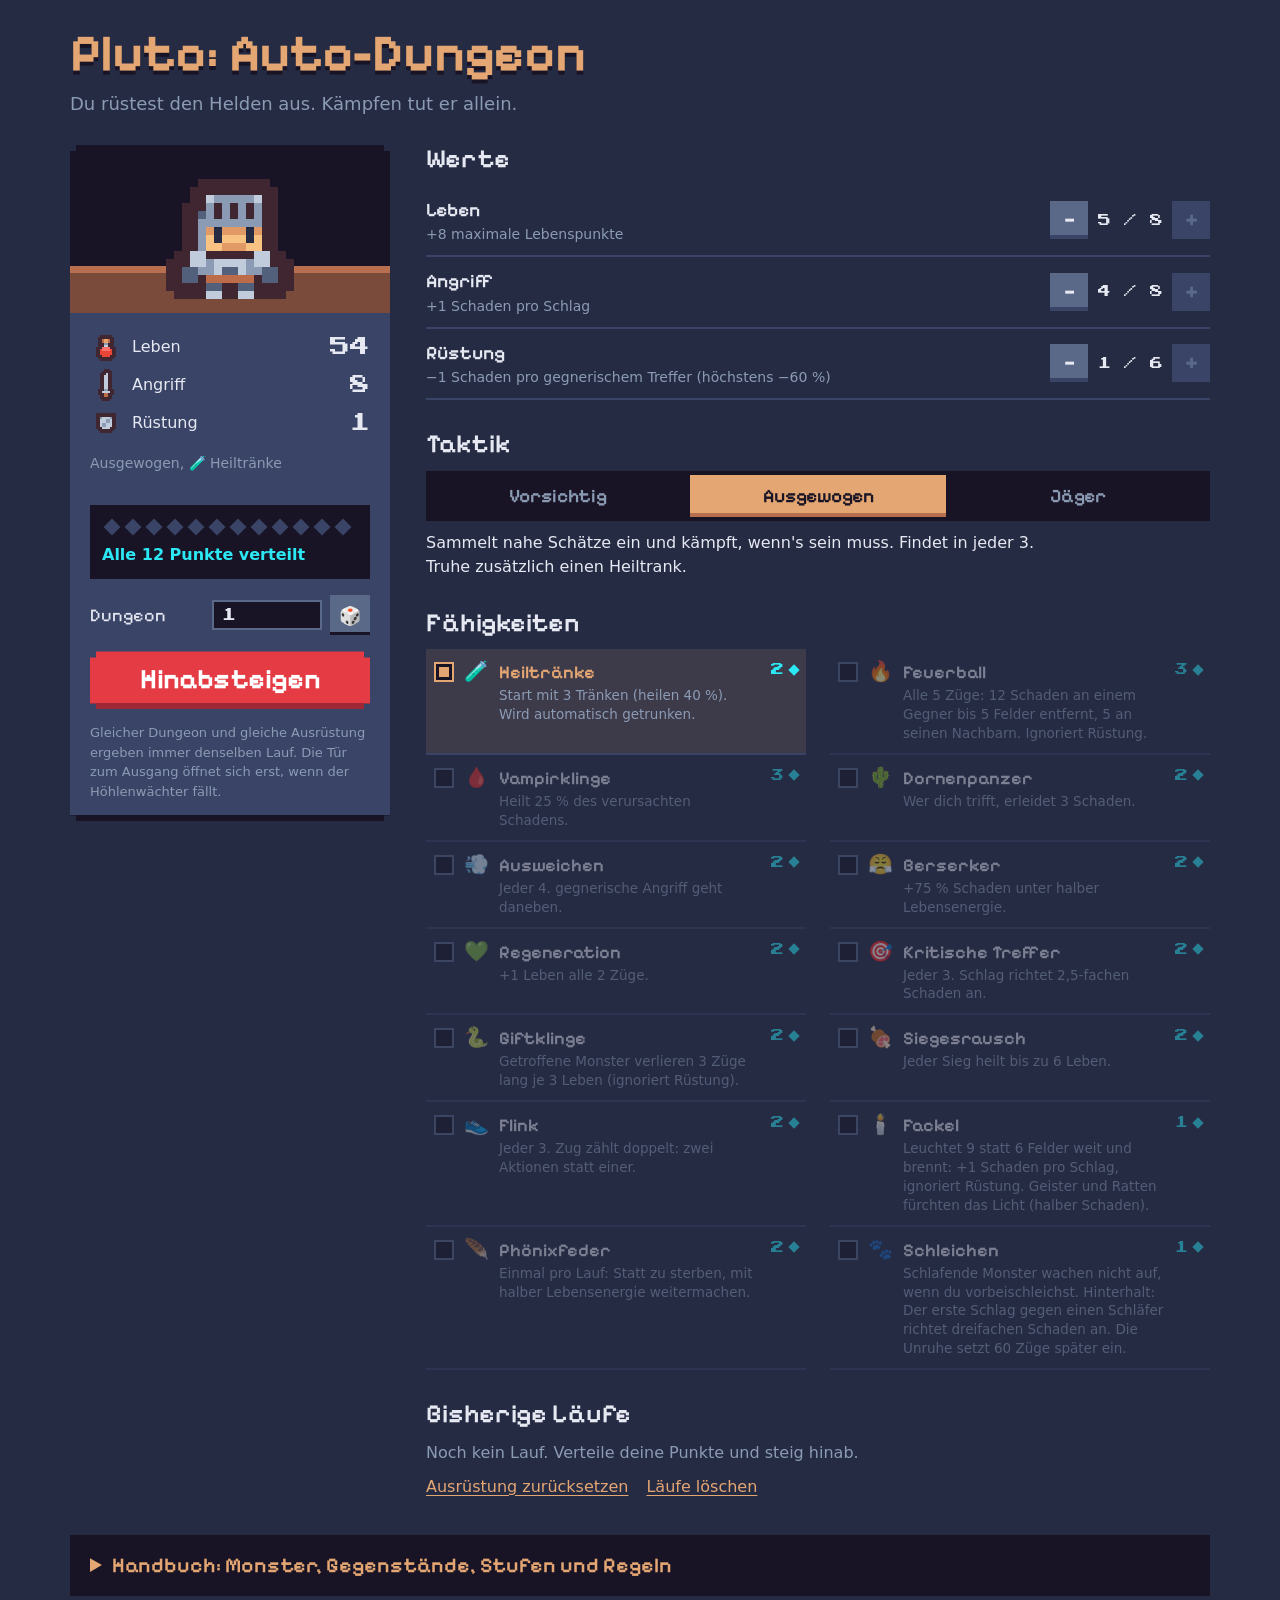
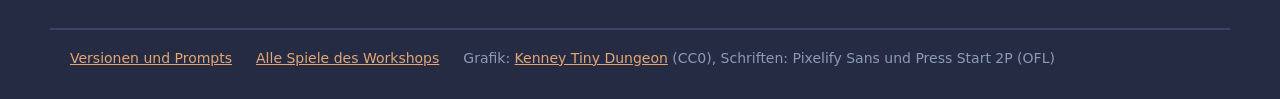
<file: index.html>
<!DOCTYPE html>
<html lang="de">
<head>
  <meta charset="utf-8">
  <meta name="viewport" content="width=device-width, initial-scale=1">
  <title>Pluto: Auto-Dungeon</title>
  <link rel="stylesheet" href="style.css">
</head>
<body>
  <header class="top">
    <h1>Pluto: Auto-Dungeon</h1>
    <p>Du rüstest den Helden aus. Kämpfen tut er allein.</p>
  </header>

  <!-- Auswahl -->
  <main id="setup">
   <div class="setup-grid">
    <aside class="sheet" aria-label="Dein Held">
      <div class="portrait"><span class="sprite knight" role="img" aria-label="Ritter"></span></div>
      <dl class="vitals">
        <div><dt><span class="sprite s-potion"></span>Leben</dt><dd id="v-hp"></dd></div>
        <div><dt><span class="sprite s-sword"></span>Angriff</dt><dd id="v-atk"></dd></div>
        <div><dt><span class="sprite s-armor"></span>Rüstung</dt><dd id="v-def"></dd></div>
      </dl>
      <p id="chosen" class="chosen"></p>
      <div class="purse">
        <div id="gems" class="gems" aria-hidden="true"></div>
        <p id="points" class="points"></p>
      </div>
      <div class="seedrow">
        <label for="seed">Dungeon</label>
        <input id="seed" type="number" min="1" max="999999" value="1">
        <button id="dice" type="button" title="Zufälligen Dungeon wählen" aria-label="Zufälligen Dungeon wählen">🎲</button>
      </div>
      <button id="start" class="descend" type="button">Hinabsteigen</button>
      <p class="fine">Gleicher Dungeon und gleiche Ausrüstung ergeben immer denselben Lauf. Die Tür zum Ausgang öffnet sich erst, wenn der Höhlenwächter fällt.</p>
    </aside>

    <div class="choices">
      <section>
        <h2>Werte</h2>
        <div id="stats"></div>
      </section>
      <section>
        <h2>Taktik</h2>
        <div id="tactics" class="segmented" role="radiogroup" aria-label="Taktik"></div>
        <p id="tactic-desc" class="tactic-desc"></p>
      </section>
      <section>
        <h2>Fähigkeiten</h2>
        <div id="abilities" class="abilities"></div>
      </section>
      <section class="runs">
        <h2>Bisherige Läufe</h2>
        <ol id="attempts"></ol>
        <p class="runs-actions"><button id="reset" class="link" type="button">Ausrüstung zurücksetzen</button> <button id="clear" class="link" type="button">Läufe löschen</button></p>
      </section>
    </div>
   </div>

    <details id="handbook">
      <summary>Handbuch: Monster, Gegenstände, Stufen und Regeln</summary>
      <div id="handbook-body"></div>
    </details>
  </main>

  <!-- Abspielen -->
  <main id="play" hidden>
    <div class="stage">
      <canvas id="game" width="640" height="416"></canvas>
      <div id="result" hidden>
        <h2 id="resulttitle"></h2>
        <p id="resulttext"></p>
        <button id="change" class="big" type="button">Ausrüstung ändern</button>
        <button id="again" class="ghost" type="button">Nochmal ansehen</button>
      </div>
      <div class="controls">
        <button id="first" title="Zum Anfang">⏮</button>
        <button id="prev" title="Einen Zug zurück (←)">◀</button>
        <button id="playpause" class="pp" title="Abspielen/Pause (Leertaste)">⏸</button>
        <button id="next" title="Einen Zug weiter (→)">▶</button>
        <button id="last" title="Zum Ende">⏭</button>
        <input id="timeline" type="range" min="0" value="0" aria-label="Zeitleiste">
        <span id="turn"></span>
        <span id="dname"></span>
        <span id="speeds"></span>
      </div>
    </div>
    <aside>
      <div class="hpbar"><div id="hp"></div><span id="hptext"></span></div>
      <div id="herostats"></div>
      <h3>Logbuch</h3>
      <ol id="log"></ol>
      <button id="back" type="button">Ausrüstung ändern</button>
    </aside>
  </main>

  <footer>
    <a href="history/">Versionen und Prompts</a>
    <a href="https://mariofuest.github.io/krea-vibe/">Alle Spiele des Workshops</a>
    <span>Grafik: <a href="https://kenney.nl/assets/tiny-dungeon">Kenney Tiny Dungeon</a> (CC0), Schriften: Pixelify Sans und Press Start 2P (OFL)</span>
  </footer>

  <script src="js/data.js"></script>
  <script src="js/dungeon.js"></script>
  <script src="js/sim.js"></script>
  <script src="js/render.js"></script>
  <script src="js/ui.js"></script>
  <script src="js/main.js"></script>
</body>
</html>
</file>
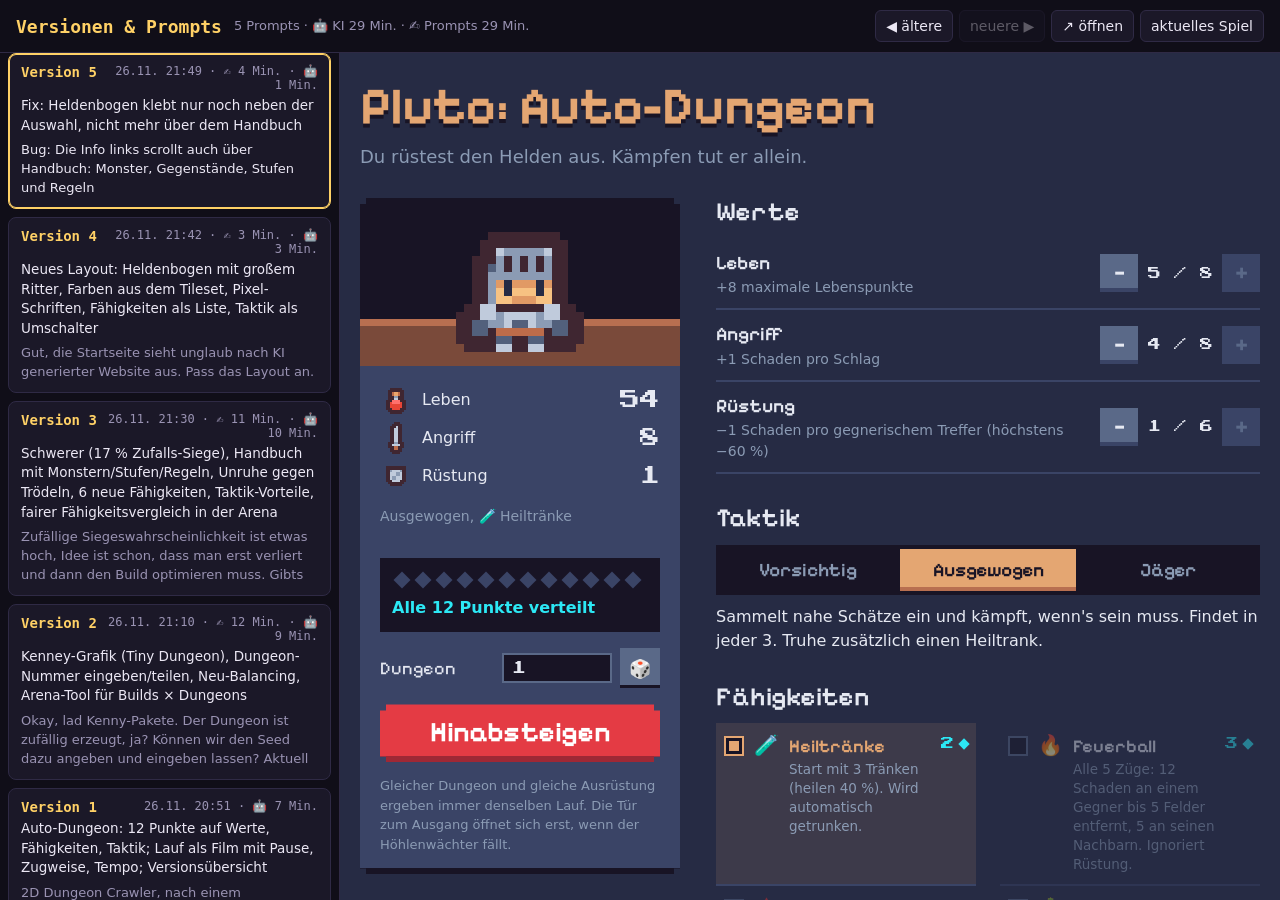
<file: history/index.html>
<!DOCTYPE html>
<html lang="de">
<head>
  <meta charset="utf-8">
  <meta name="viewport" content="width=device-width, initial-scale=1">
  <title>Versionen und Prompts</title>
  <style>
    :root { --bg: #100e18; --panel: #1b1828; --line: #2f2a45; --fg: #ece8f5; --muted: #9a93b3; --gold: #ffd166; --blue: #6c8cff; }
    * { box-sizing: border-box; }
    html, body { margin: 0; height: 100%; background: var(--bg); color: var(--fg); font: 15px/1.45 system-ui, -apple-system, "Segoe UI", sans-serif; }
    body { display: grid; grid-template-columns: 340px 1fr; grid-template-rows: auto 1fr; height: 100vh; }
    header { grid-column: 1 / -1; display: flex; gap: 12px; align-items: center; padding: 10px 16px; border-bottom: 1px solid var(--line); flex-wrap: wrap; }
    header h1 { margin: 0; font: 800 18px ui-monospace, Menlo, monospace; color: var(--gold); }
    header .sum { color: var(--muted); font-size: 13px; }
    header .nav { margin-left: auto; display: flex; gap: 6px; }
    button, a.btn { font: inherit; font-size: 14px; color: var(--fg); background: var(--panel); border: 1px solid var(--line); border-radius: 6px; padding: 5px 10px; cursor: pointer; text-decoration: none; }
    button:disabled { opacity: .35; cursor: default; }
    #list { overflow: auto; border-right: 1px solid var(--line); padding: 8px; }
    .v { padding: 10px 12px; border: 1px solid var(--line); border-radius: 8px; margin-bottom: 8px; cursor: pointer; background: var(--panel); }
    .v.on { border-color: var(--gold); box-shadow: inset 0 0 0 1px var(--gold); }
    .v .meta { display: flex; justify-content: space-between; font: 12px ui-monospace, Menlo, monospace; color: var(--muted); }
    .v .meta { gap: 8px; }
    .v .meta b { color: var(--gold); font-size: 14px; white-space: nowrap; }
    .v .meta span { text-align: right; }
    .v .note { margin-top: 4px; font-size: 13.5px; }
    .v .prompt { margin-top: 6px; font-size: 13px; color: var(--muted); white-space: pre-wrap; max-height: 4.4em; overflow: hidden; }
    .v.on .prompt { max-height: none; color: var(--fg); }
    main { display: grid; grid-template-rows: 1fr; min-height: 0; }
    iframe { width: 100%; height: 100%; border: 0; background: #000; }
    @media (max-width: 800px) {
      body { grid-template-columns: 1fr; grid-template-rows: auto auto 70vh; height: auto; }
      #list { border-right: 0; max-height: 45vh; }
    }
  </style>
</head>
<body>
  <header>
    <h1>Versionen &amp; Prompts</h1>
    <span class="sum" id="sum"></span>
    <div class="nav">
      <button id="older">◀ ältere</button>
      <button id="newer">neuere ▶</button>
      <a class="btn" id="open" target="_blank">↗ öffnen</a>
      <a class="btn" href="../">aktuelles Spiel</a>
    </div>
  </header>
  <div id="list"></div>
  <main><iframe id="frame" title="Spielversion"></iframe></main>

  <script>
    var versions = [], cur = -1;
    function fmtDur(s) { var m = Math.round(s / 60); return m < 60 ? m + " Min." : Math.floor(m / 60) + " Std. " + (m % 60) + " Min."; }
    function fmtTime(iso) { var d = new Date(iso); return d.toLocaleDateString("de-DE", { day: "2-digit", month: "2-digit" }) + " " + d.toLocaleTimeString("de-DE", { hour: "2-digit", minute: "2-digit" }); }
    function pad(n) { return ("00" + n).slice(-3); }
    function select(i) {
      cur = Math.max(0, Math.min(versions.length - 1, i));
      var e = versions[cur], url = "v" + pad(e.v) + "/index.html";
      document.getElementById("frame").src = url;
      document.getElementById("open").href = url;
      document.getElementById("older").disabled = cur === 0;
      document.getElementById("newer").disabled = cur === versions.length - 1;
      versions.length && versions.forEach(function (_, k) { document.getElementById("v" + k).classList.toggle("on", k === cur); });
      document.getElementById("v" + cur).scrollIntoView({ block: "nearest" });
      window.location.hash = "v" + e.v;
    }
    fetch("history.json", { cache: "no-store" }).then(function (r) { return r.json(); }).then(function (h) {
      versions = h;
      // Prompt-Zeit: vom fertigen Vorgänger bis zum Absenden des Prompts (Lesen, Spielen, Nachdenken, Schreiben)
      h.forEach(function (e, k) {
        var prev = h[k - 1];
        var gap = prev && prev.v > 0 ? (new Date(e.start) - new Date(prev.end)) / 1000 : -1;
        e.human = gap > 0 ? gap : null;
      });
      var ai = h.reduce(function (s, e) { return s + (e.v > 0 ? e.seconds : 0); }, 0);
      var human = h.reduce(function (s, e) { return s + (e.human || 0); }, 0);
      document.getElementById("sum").textContent = (h.length - 1) + (h.length === 2 ? " Prompt" : " Prompts") +
        " · 🤖 KI " + fmtDur(ai) + (human ? " · ✍️ Prompts " + fmtDur(human) : "");
      var list = document.getElementById("list");
      h.slice().reverse().forEach(function (e) {
        var k = h.indexOf(e), d = document.createElement("div");
        d.className = "v"; d.id = "v" + k;
        d.innerHTML = '<div class="meta"><b></b><span></span></div><div class="note"></div><div class="prompt"></div>';
        d.querySelector("b").textContent = "Version " + e.v;
        d.querySelector(".meta span").textContent = fmtTime(e.start) +
          (e.human ? " · ✍️ " + fmtDur(e.human) : "") + (e.v > 0 ? " · 🤖 " + fmtDur(e.seconds) : "");
        d.querySelector(".meta span").title = "✍️ Prompt-Zeit: vom vorigen Stand bis zum Absenden des Prompts. 🤖 KI-Zeit: vom Absenden bis zum fertigen Stand.";
        d.querySelector(".note").textContent = e.note || "";
        d.querySelector(".prompt").textContent = e.prompt;
        d.onclick = function () { select(k); };
        list.appendChild(d);
      });
      var m = location.hash.match(/^#v(\d+)$/), want = m ? +m[1] : null;
      var start = h.findIndex(function (e) { return e.v === want; });
      select(start >= 0 ? start : h.length - 1);
    });
    document.getElementById("older").onclick = function () { select(cur - 1); };
    document.getElementById("newer").onclick = function () { select(cur + 1); };
  </script>
</body>
</html>
</file>
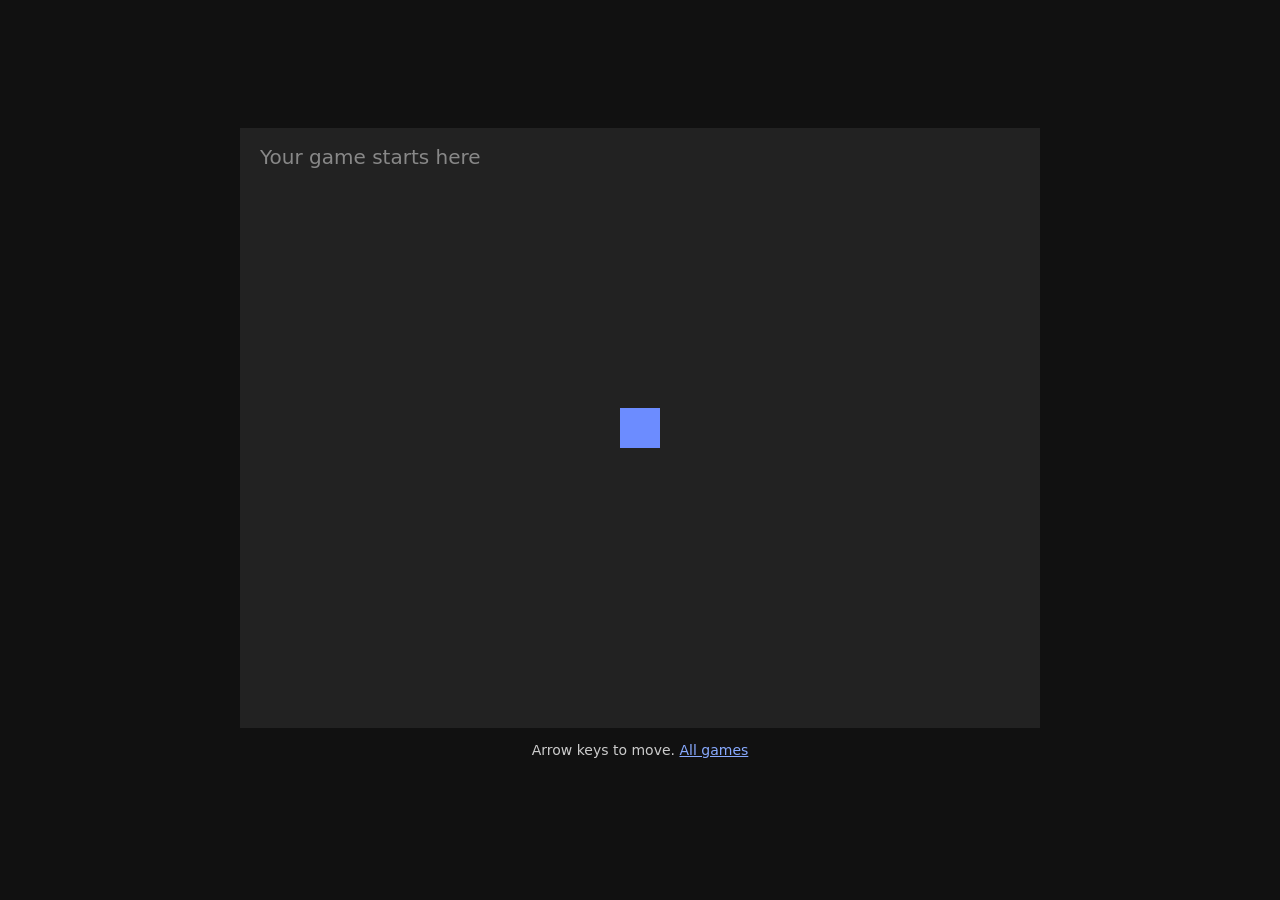
<file: history/v000/index.html>
<!DOCTYPE html>
<html lang="de">
<head>
  <meta charset="utf-8">
  <meta name="viewport" content="width=device-width, initial-scale=1">
  <title>Team Pluto</title>
  <link rel="stylesheet" href="style.css">
</head>
<body>
  <canvas id="game" width="800" height="600"></canvas>
  <p class="hint">Arrow keys to move. <a href="https://mariofuest.github.io/krea-vibe/">All games</a></p>

  <!-- Open with Live Server. Load order matters: libraries and helpers first, main.js last. -->
  <script src="js/main.js"></script>
</body>
</html>
</file>
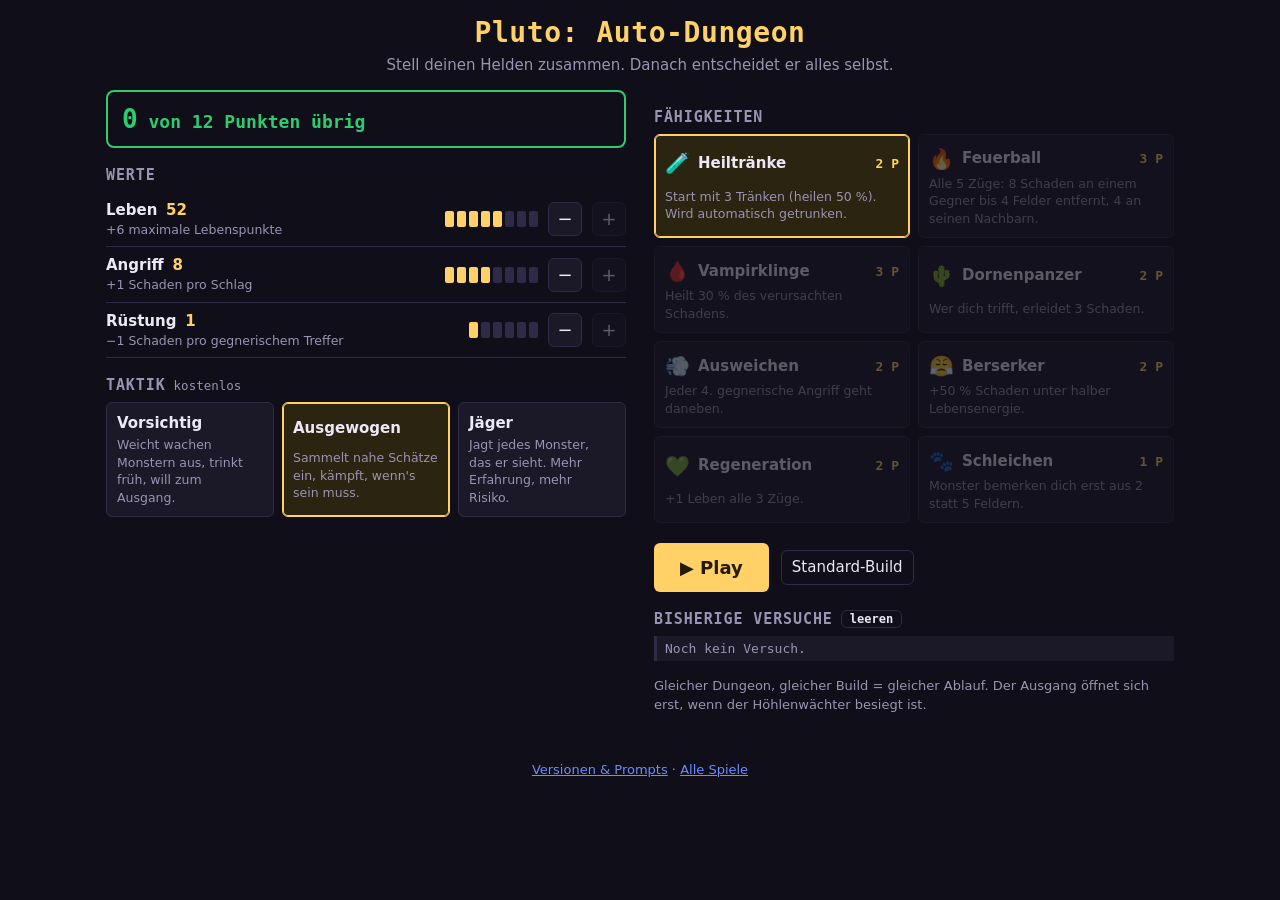
<file: history/v001/index.html>
<!DOCTYPE html>
<html lang="de">
<head>
  <meta charset="utf-8">
  <meta name="viewport" content="width=device-width, initial-scale=1">
  <title>Pluto: Auto-Dungeon</title>
  <link rel="stylesheet" href="style.css">
</head>
<body>
  <header>
    <h1>Pluto: Auto-Dungeon</h1>
    <p>Stell deinen Helden zusammen. Danach entscheidet er alles selbst.</p>
  </header>

  <!-- Auswahl -->
  <main id="setup">
    <section class="col">
      <div class="budget"><span id="points">12</span> von <span id="budget">12</span> Punkten übrig</div>
      <h2>Werte</h2>
      <div id="stats"></div>
      <h2>Taktik <small>kostenlos</small></h2>
      <div id="tactics" class="cards three"></div>
    </section>
    <section class="col">
      <h2>Fähigkeiten</h2>
      <div id="abilities" class="cards"></div>
      <div class="actions">
        <button id="start" class="big">▶ Play</button>
        <button id="reset" class="ghost">Standard-Build</button>
      </div>
      <h2>Bisherige Versuche <button id="clear" class="ghost small">leeren</button></h2>
      <ol id="attempts"></ol>
      <p class="hint">Gleicher Dungeon, gleicher Build = gleicher Ablauf. Der Ausgang öffnet sich erst, wenn der Höhlenwächter besiegt ist.</p>
    </section>
  </main>

  <!-- Abspielen -->
  <main id="play" hidden>
    <div class="stage">
      <canvas id="game" width="800" height="520"></canvas>
      <div id="result" hidden>
        <h2 id="resulttitle"></h2>
        <p id="resulttext"></p>
        <button id="change" class="big">Build ändern</button>
        <button id="again" class="ghost">Nochmal ansehen</button>
      </div>
      <div class="controls">
        <button id="first" title="Zum Anfang">⏮</button>
        <button id="prev" title="Einen Zug zurück (←)">◀</button>
        <button id="playpause" class="pp" title="Abspielen/Pause (Leertaste)">⏸</button>
        <button id="next" title="Einen Zug weiter (→)">▶</button>
        <button id="last" title="Zum Ende">⏭</button>
        <input id="timeline" type="range" min="0" value="0" aria-label="Zeitleiste">
        <span id="turn"></span>
        <span id="speeds"></span>
      </div>
    </div>
    <aside>
      <div class="hpbar"><div id="hp"></div><span id="hptext"></span></div>
      <div id="herostats"></div>
      <h3>Logbuch</h3>
      <ol id="log"></ol>
      <button id="back" class="ghost">← Build ändern</button>
    </aside>
  </main>

  <footer><a href="../">Versionen &amp; Prompts</a> · <a href="https://mariofuest.github.io/krea-vibe/">Alle Spiele</a></footer>

  <script src="js/data.js"></script>
  <script src="js/dungeon.js"></script>
  <script src="js/sim.js"></script>
  <script src="js/render.js"></script>
  <script src="js/ui.js"></script>
  <script src="js/main.js"></script>
</body>
</html>
</file>
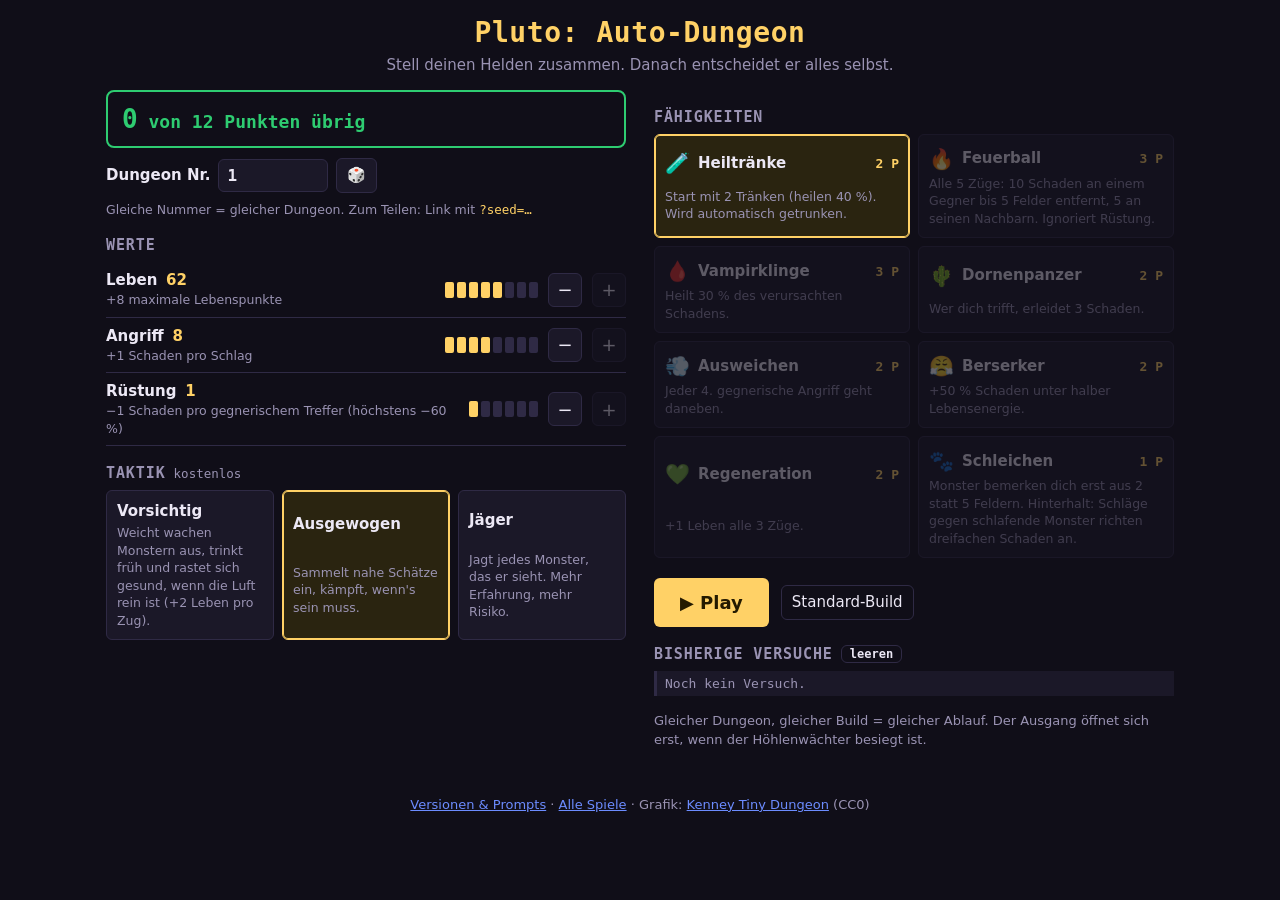
<file: history/v002/index.html>
<!DOCTYPE html>
<html lang="de">
<head>
  <meta charset="utf-8">
  <meta name="viewport" content="width=device-width, initial-scale=1">
  <title>Pluto: Auto-Dungeon</title>
  <link rel="stylesheet" href="style.css">
</head>
<body>
  <header>
    <h1>Pluto: Auto-Dungeon</h1>
    <p>Stell deinen Helden zusammen. Danach entscheidet er alles selbst.</p>
  </header>

  <!-- Auswahl -->
  <main id="setup">
    <section class="col">
      <div class="budget"><span id="points">12</span> von <span id="budget">12</span> Punkten übrig</div>
      <div class="seedrow">
        <label for="seed">Dungeon Nr.</label>
        <input id="seed" type="number" min="1" max="999999" value="1">
        <button id="dice" title="Zufälliger Dungeon">🎲</button>
        <small>Gleiche Nummer = gleicher Dungeon. Zum Teilen: Link mit <code>?seed=…</code></small>
      </div>
      <h2>Werte</h2>
      <div id="stats"></div>
      <h2>Taktik <small>kostenlos</small></h2>
      <div id="tactics" class="cards three"></div>
    </section>
    <section class="col">
      <h2>Fähigkeiten</h2>
      <div id="abilities" class="cards"></div>
      <div class="actions">
        <button id="start" class="big">▶ Play</button>
        <button id="reset" class="ghost">Standard-Build</button>
      </div>
      <h2>Bisherige Versuche <button id="clear" class="ghost small">leeren</button></h2>
      <ol id="attempts"></ol>
      <p class="hint">Gleicher Dungeon, gleicher Build = gleicher Ablauf. Der Ausgang öffnet sich erst, wenn der Höhlenwächter besiegt ist.</p>
    </section>
  </main>

  <!-- Abspielen -->
  <main id="play" hidden>
    <div class="stage">
      <canvas id="game" width="640" height="416"></canvas>
      <div id="result" hidden>
        <h2 id="resulttitle"></h2>
        <p id="resulttext"></p>
        <button id="change" class="big">Build ändern</button>
        <button id="again" class="ghost">Nochmal ansehen</button>
      </div>
      <div class="controls">
        <button id="first" title="Zum Anfang">⏮</button>
        <button id="prev" title="Einen Zug zurück (←)">◀</button>
        <button id="playpause" class="pp" title="Abspielen/Pause (Leertaste)">⏸</button>
        <button id="next" title="Einen Zug weiter (→)">▶</button>
        <button id="last" title="Zum Ende">⏭</button>
        <input id="timeline" type="range" min="0" value="0" aria-label="Zeitleiste">
        <span id="turn"></span>
        <span id="dname"></span>
        <span id="speeds"></span>
      </div>
    </div>
    <aside>
      <div class="hpbar"><div id="hp"></div><span id="hptext"></span></div>
      <div id="herostats"></div>
      <h3>Logbuch</h3>
      <ol id="log"></ol>
      <button id="back" class="ghost">← Build ändern</button>
    </aside>
  </main>

  <footer><a href="../">Versionen &amp; Prompts</a> · <a href="https://mariofuest.github.io/krea-vibe/">Alle Spiele</a> · Grafik: <a href="https://kenney.nl/assets/tiny-dungeon">Kenney Tiny Dungeon</a> (CC0)</footer>

  <script src="js/data.js"></script>
  <script src="js/dungeon.js"></script>
  <script src="js/sim.js"></script>
  <script src="js/render.js"></script>
  <script src="js/ui.js"></script>
  <script src="js/main.js"></script>
</body>
</html>
</file>
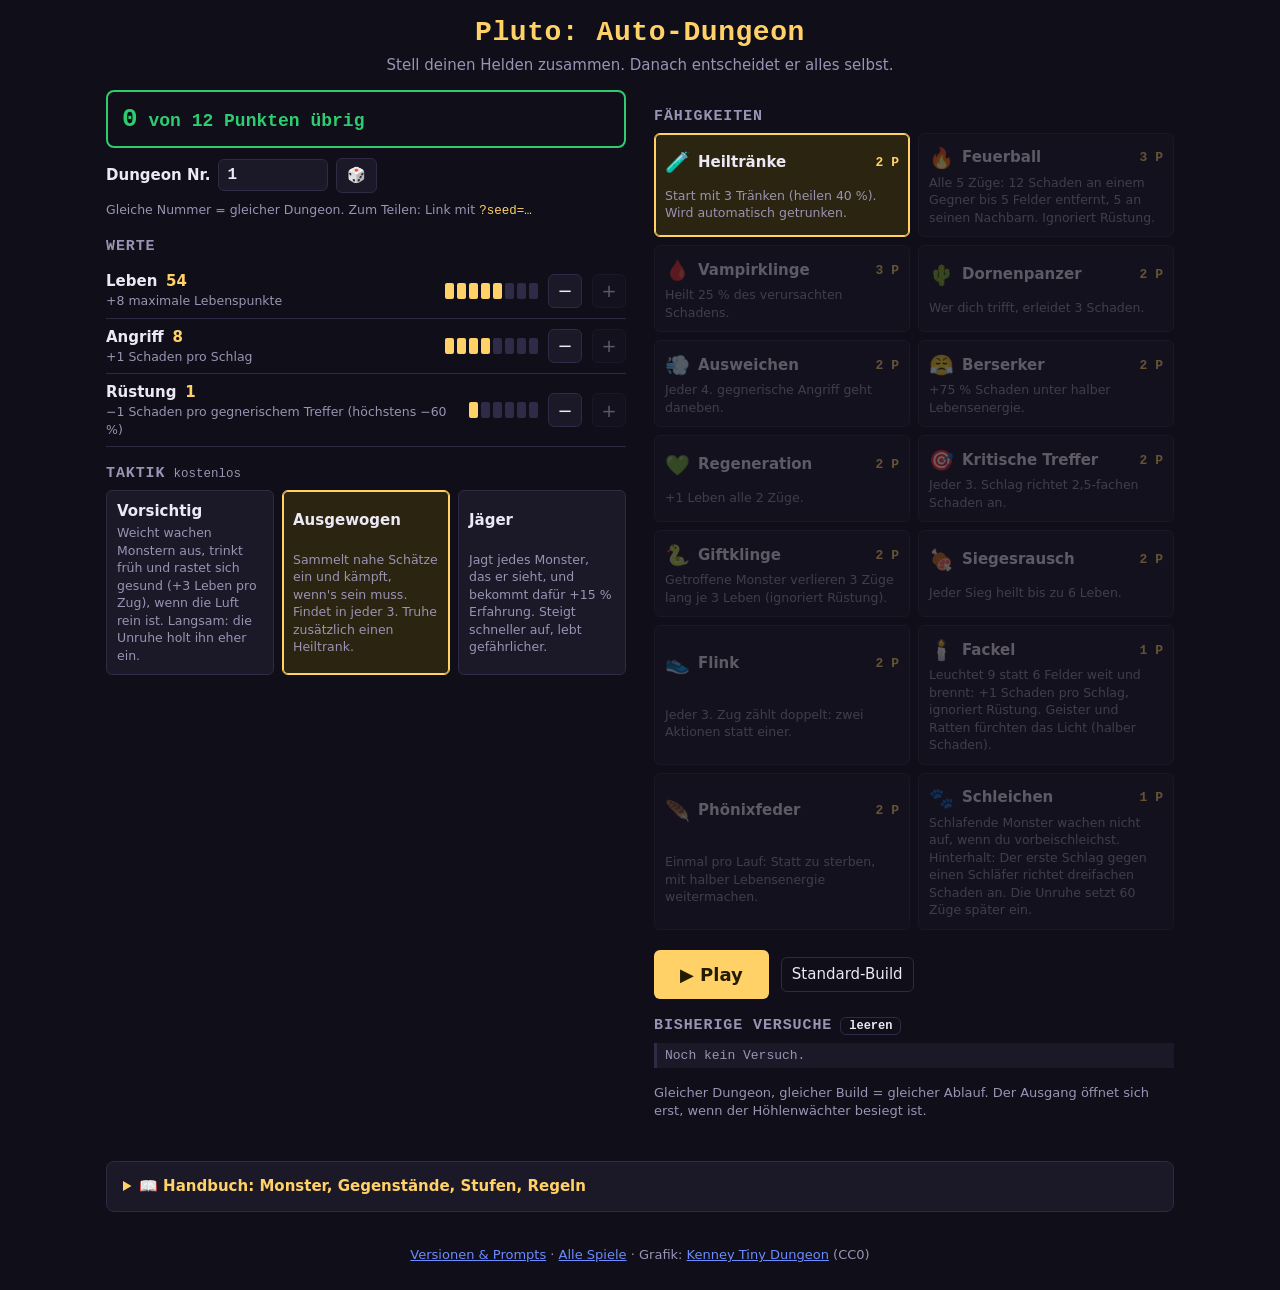
<file: history/v003/index.html>
<!DOCTYPE html>
<html lang="de">
<head>
  <meta charset="utf-8">
  <meta name="viewport" content="width=device-width, initial-scale=1">
  <title>Pluto: Auto-Dungeon</title>
  <link rel="stylesheet" href="style.css">
</head>
<body>
  <header>
    <h1>Pluto: Auto-Dungeon</h1>
    <p>Stell deinen Helden zusammen. Danach entscheidet er alles selbst.</p>
  </header>

  <!-- Auswahl -->
  <main id="setup">
    <section class="col">
      <div class="budget"><span id="points">12</span> von <span id="budget">12</span> Punkten übrig</div>
      <div class="seedrow">
        <label for="seed">Dungeon Nr.</label>
        <input id="seed" type="number" min="1" max="999999" value="1">
        <button id="dice" title="Zufälliger Dungeon">🎲</button>
        <small>Gleiche Nummer = gleicher Dungeon. Zum Teilen: Link mit <code>?seed=…</code></small>
      </div>
      <h2>Werte</h2>
      <div id="stats"></div>
      <h2>Taktik <small>kostenlos</small></h2>
      <div id="tactics" class="cards three"></div>
    </section>
    <section class="col">
      <h2>Fähigkeiten</h2>
      <div id="abilities" class="cards"></div>
      <div class="actions">
        <button id="start" class="big">▶ Play</button>
        <button id="reset" class="ghost">Standard-Build</button>
      </div>
      <h2>Bisherige Versuche <button id="clear" class="ghost small">leeren</button></h2>
      <ol id="attempts"></ol>
      <p class="hint">Gleicher Dungeon, gleicher Build = gleicher Ablauf. Der Ausgang öffnet sich erst, wenn der Höhlenwächter besiegt ist.</p>
    </section>
    <details id="handbook">
      <summary>📖 Handbuch: Monster, Gegenstände, Stufen, Regeln</summary>
      <div id="handbook-body"></div>
    </details>
  </main>

  <!-- Abspielen -->
  <main id="play" hidden>
    <div class="stage">
      <canvas id="game" width="640" height="416"></canvas>
      <div id="result" hidden>
        <h2 id="resulttitle"></h2>
        <p id="resulttext"></p>
        <button id="change" class="big">Build ändern</button>
        <button id="again" class="ghost">Nochmal ansehen</button>
      </div>
      <div class="controls">
        <button id="first" title="Zum Anfang">⏮</button>
        <button id="prev" title="Einen Zug zurück (←)">◀</button>
        <button id="playpause" class="pp" title="Abspielen/Pause (Leertaste)">⏸</button>
        <button id="next" title="Einen Zug weiter (→)">▶</button>
        <button id="last" title="Zum Ende">⏭</button>
        <input id="timeline" type="range" min="0" value="0" aria-label="Zeitleiste">
        <span id="turn"></span>
        <span id="dname"></span>
        <span id="speeds"></span>
      </div>
    </div>
    <aside>
      <div class="hpbar"><div id="hp"></div><span id="hptext"></span></div>
      <div id="herostats"></div>
      <h3>Logbuch</h3>
      <ol id="log"></ol>
      <button id="back" class="ghost">← Build ändern</button>
    </aside>
  </main>

  <footer><a href="../">Versionen &amp; Prompts</a> · <a href="https://mariofuest.github.io/krea-vibe/">Alle Spiele</a> · Grafik: <a href="https://kenney.nl/assets/tiny-dungeon">Kenney Tiny Dungeon</a> (CC0)</footer>

  <script src="js/data.js"></script>
  <script src="js/dungeon.js"></script>
  <script src="js/sim.js"></script>
  <script src="js/render.js"></script>
  <script src="js/ui.js"></script>
  <script src="js/main.js"></script>
</body>
</html>
</file>
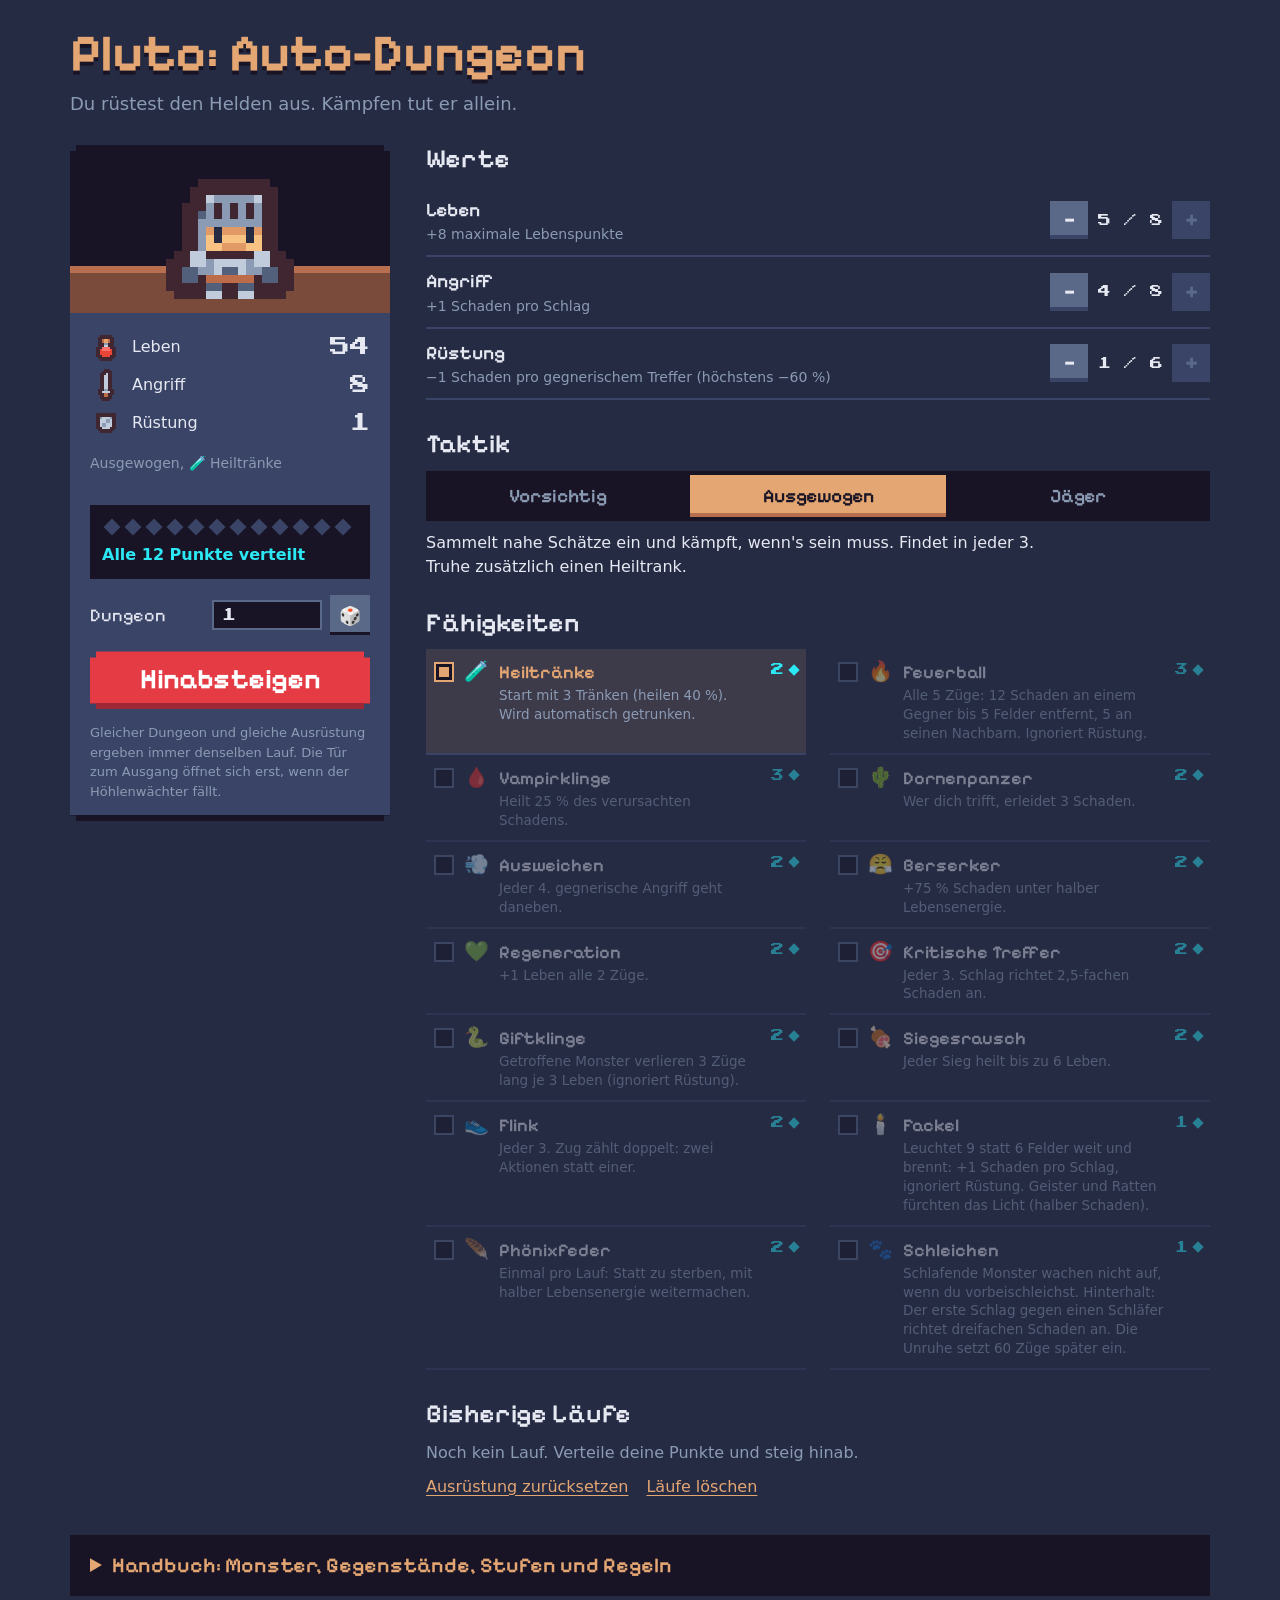
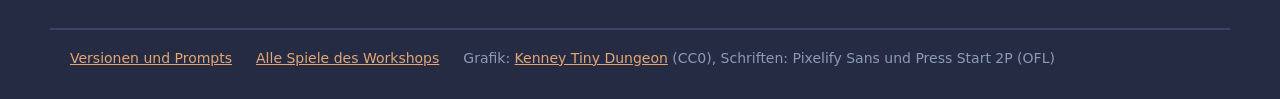
<file: history/v004/index.html>
<!DOCTYPE html>
<html lang="de">
<head>
  <meta charset="utf-8">
  <meta name="viewport" content="width=device-width, initial-scale=1">
  <title>Pluto: Auto-Dungeon</title>
  <link rel="stylesheet" href="style.css">
</head>
<body>
  <header class="top">
    <h1>Pluto: Auto-Dungeon</h1>
    <p>Du rüstest den Helden aus. Kämpfen tut er allein.</p>
  </header>

  <!-- Auswahl -->
  <main id="setup">
    <aside class="sheet" aria-label="Dein Held">
      <div class="portrait"><span class="sprite knight" role="img" aria-label="Ritter"></span></div>
      <dl class="vitals">
        <div><dt><span class="sprite s-potion"></span>Leben</dt><dd id="v-hp"></dd></div>
        <div><dt><span class="sprite s-sword"></span>Angriff</dt><dd id="v-atk"></dd></div>
        <div><dt><span class="sprite s-armor"></span>Rüstung</dt><dd id="v-def"></dd></div>
      </dl>
      <p id="chosen" class="chosen"></p>
      <div class="purse">
        <div id="gems" class="gems" aria-hidden="true"></div>
        <p id="points" class="points"></p>
      </div>
      <div class="seedrow">
        <label for="seed">Dungeon</label>
        <input id="seed" type="number" min="1" max="999999" value="1">
        <button id="dice" type="button" title="Zufälligen Dungeon wählen" aria-label="Zufälligen Dungeon wählen">🎲</button>
      </div>
      <button id="start" class="descend" type="button">Hinabsteigen</button>
      <p class="fine">Gleicher Dungeon und gleiche Ausrüstung ergeben immer denselben Lauf. Die Tür zum Ausgang öffnet sich erst, wenn der Höhlenwächter fällt.</p>
    </aside>

    <div class="choices">
      <section>
        <h2>Werte</h2>
        <div id="stats"></div>
      </section>
      <section>
        <h2>Taktik</h2>
        <div id="tactics" class="segmented" role="radiogroup" aria-label="Taktik"></div>
        <p id="tactic-desc" class="tactic-desc"></p>
      </section>
      <section>
        <h2>Fähigkeiten</h2>
        <div id="abilities" class="abilities"></div>
      </section>
      <section class="runs">
        <h2>Bisherige Läufe</h2>
        <ol id="attempts"></ol>
        <p class="runs-actions"><button id="reset" class="link" type="button">Ausrüstung zurücksetzen</button> <button id="clear" class="link" type="button">Läufe löschen</button></p>
      </section>
    </div>

    <details id="handbook">
      <summary>Handbuch: Monster, Gegenstände, Stufen und Regeln</summary>
      <div id="handbook-body"></div>
    </details>
  </main>

  <!-- Abspielen -->
  <main id="play" hidden>
    <div class="stage">
      <canvas id="game" width="640" height="416"></canvas>
      <div id="result" hidden>
        <h2 id="resulttitle"></h2>
        <p id="resulttext"></p>
        <button id="change" class="big" type="button">Ausrüstung ändern</button>
        <button id="again" class="ghost" type="button">Nochmal ansehen</button>
      </div>
      <div class="controls">
        <button id="first" title="Zum Anfang">⏮</button>
        <button id="prev" title="Einen Zug zurück (←)">◀</button>
        <button id="playpause" class="pp" title="Abspielen/Pause (Leertaste)">⏸</button>
        <button id="next" title="Einen Zug weiter (→)">▶</button>
        <button id="last" title="Zum Ende">⏭</button>
        <input id="timeline" type="range" min="0" value="0" aria-label="Zeitleiste">
        <span id="turn"></span>
        <span id="dname"></span>
        <span id="speeds"></span>
      </div>
    </div>
    <aside>
      <div class="hpbar"><div id="hp"></div><span id="hptext"></span></div>
      <div id="herostats"></div>
      <h3>Logbuch</h3>
      <ol id="log"></ol>
      <button id="back" type="button">Ausrüstung ändern</button>
    </aside>
  </main>

  <footer>
    <a href="../">Versionen und Prompts</a>
    <a href="https://mariofuest.github.io/krea-vibe/">Alle Spiele des Workshops</a>
    <span>Grafik: <a href="https://kenney.nl/assets/tiny-dungeon">Kenney Tiny Dungeon</a> (CC0), Schriften: Pixelify Sans und Press Start 2P (OFL)</span>
  </footer>

  <script src="js/data.js"></script>
  <script src="js/dungeon.js"></script>
  <script src="js/sim.js"></script>
  <script src="js/render.js"></script>
  <script src="js/ui.js"></script>
  <script src="js/main.js"></script>
</body>
</html>
</file>
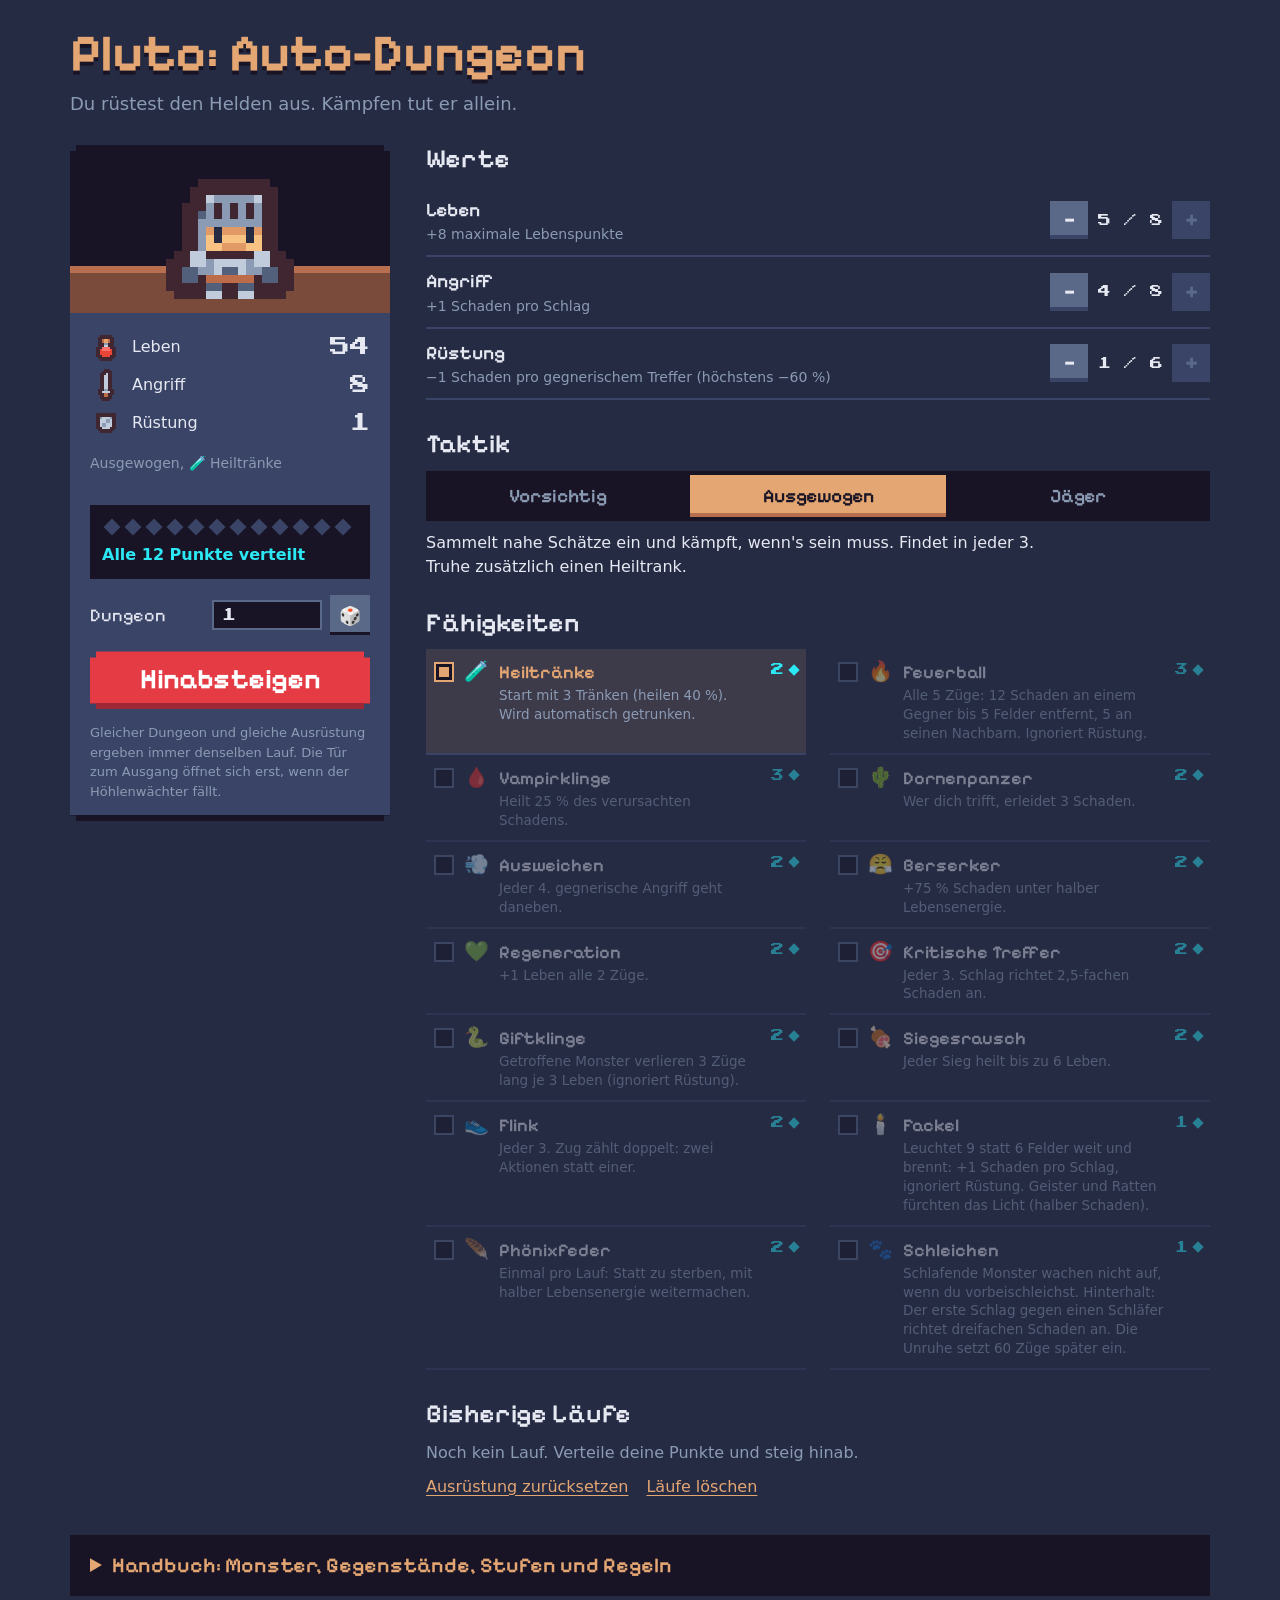
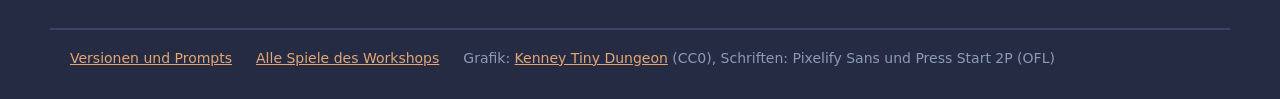
<file: history/v005/index.html>
<!DOCTYPE html>
<html lang="de">
<head>
  <meta charset="utf-8">
  <meta name="viewport" content="width=device-width, initial-scale=1">
  <title>Pluto: Auto-Dungeon</title>
  <link rel="stylesheet" href="style.css">
</head>
<body>
  <header class="top">
    <h1>Pluto: Auto-Dungeon</h1>
    <p>Du rüstest den Helden aus. Kämpfen tut er allein.</p>
  </header>

  <!-- Auswahl -->
  <main id="setup">
   <div class="setup-grid">
    <aside class="sheet" aria-label="Dein Held">
      <div class="portrait"><span class="sprite knight" role="img" aria-label="Ritter"></span></div>
      <dl class="vitals">
        <div><dt><span class="sprite s-potion"></span>Leben</dt><dd id="v-hp"></dd></div>
        <div><dt><span class="sprite s-sword"></span>Angriff</dt><dd id="v-atk"></dd></div>
        <div><dt><span class="sprite s-armor"></span>Rüstung</dt><dd id="v-def"></dd></div>
      </dl>
      <p id="chosen" class="chosen"></p>
      <div class="purse">
        <div id="gems" class="gems" aria-hidden="true"></div>
        <p id="points" class="points"></p>
      </div>
      <div class="seedrow">
        <label for="seed">Dungeon</label>
        <input id="seed" type="number" min="1" max="999999" value="1">
        <button id="dice" type="button" title="Zufälligen Dungeon wählen" aria-label="Zufälligen Dungeon wählen">🎲</button>
      </div>
      <button id="start" class="descend" type="button">Hinabsteigen</button>
      <p class="fine">Gleicher Dungeon und gleiche Ausrüstung ergeben immer denselben Lauf. Die Tür zum Ausgang öffnet sich erst, wenn der Höhlenwächter fällt.</p>
    </aside>

    <div class="choices">
      <section>
        <h2>Werte</h2>
        <div id="stats"></div>
      </section>
      <section>
        <h2>Taktik</h2>
        <div id="tactics" class="segmented" role="radiogroup" aria-label="Taktik"></div>
        <p id="tactic-desc" class="tactic-desc"></p>
      </section>
      <section>
        <h2>Fähigkeiten</h2>
        <div id="abilities" class="abilities"></div>
      </section>
      <section class="runs">
        <h2>Bisherige Läufe</h2>
        <ol id="attempts"></ol>
        <p class="runs-actions"><button id="reset" class="link" type="button">Ausrüstung zurücksetzen</button> <button id="clear" class="link" type="button">Läufe löschen</button></p>
      </section>
    </div>
   </div>

    <details id="handbook">
      <summary>Handbuch: Monster, Gegenstände, Stufen und Regeln</summary>
      <div id="handbook-body"></div>
    </details>
  </main>

  <!-- Abspielen -->
  <main id="play" hidden>
    <div class="stage">
      <canvas id="game" width="640" height="416"></canvas>
      <div id="result" hidden>
        <h2 id="resulttitle"></h2>
        <p id="resulttext"></p>
        <button id="change" class="big" type="button">Ausrüstung ändern</button>
        <button id="again" class="ghost" type="button">Nochmal ansehen</button>
      </div>
      <div class="controls">
        <button id="first" title="Zum Anfang">⏮</button>
        <button id="prev" title="Einen Zug zurück (←)">◀</button>
        <button id="playpause" class="pp" title="Abspielen/Pause (Leertaste)">⏸</button>
        <button id="next" title="Einen Zug weiter (→)">▶</button>
        <button id="last" title="Zum Ende">⏭</button>
        <input id="timeline" type="range" min="0" value="0" aria-label="Zeitleiste">
        <span id="turn"></span>
        <span id="dname"></span>
        <span id="speeds"></span>
      </div>
    </div>
    <aside>
      <div class="hpbar"><div id="hp"></div><span id="hptext"></span></div>
      <div id="herostats"></div>
      <h3>Logbuch</h3>
      <ol id="log"></ol>
      <button id="back" type="button">Ausrüstung ändern</button>
    </aside>
  </main>

  <footer>
    <a href="../">Versionen und Prompts</a>
    <a href="https://mariofuest.github.io/krea-vibe/">Alle Spiele des Workshops</a>
    <span>Grafik: <a href="https://kenney.nl/assets/tiny-dungeon">Kenney Tiny Dungeon</a> (CC0), Schriften: Pixelify Sans und Press Start 2P (OFL)</span>
  </footer>

  <script src="js/data.js"></script>
  <script src="js/dungeon.js"></script>
  <script src="js/sim.js"></script>
  <script src="js/render.js"></script>
  <script src="js/ui.js"></script>
  <script src="js/main.js"></script>
</body>
</html>
</file>
<file: style.css>
/* Farben aus der Palette des Kenney-Tilesets: Steinblau, Sand, Blut, Glut, Moos, Kristall */
@font-face { font-family: "Press Start 2P"; src: url(assets/fonts/PressStart2P-Regular.ttf) format("truetype"); font-display: swap; }
@font-face { font-family: "Pixelify Sans"; src: url(assets/fonts/PixelifySans.ttf) format("truetype"); font-weight: 400 700; font-display: swap; }
:root {
  --abyss: #262b44; --deep: #181425; --stone: #3a4466; --stone-hi: #5a6988; --mist: #8b9bb4;
  --chalk: #e6e9f2; --sand: #e4a672; --sand-lo: #b86f50; --blood: #e43b44; --blood-lo: #9e2835;
  --ember: #feae34; --moss: #63c74d; --gem: #2ce8f5;
  --pixel: "Pixelify Sans", system-ui, sans-serif; /* Wörter */
  --digits: "Press Start 2P", ui-monospace, monospace; /* Zahlen: eindeutige Ziffern */
  --notch: polygon(0 6px, 6px 6px, 6px 0, calc(100% - 6px) 0, calc(100% - 6px) 6px, 100% 6px, 100% calc(100% - 6px), calc(100% - 6px) calc(100% - 6px), calc(100% - 6px) 100%, 6px 100%, 6px calc(100% - 6px), 0 calc(100% - 6px));
}
* { box-sizing: border-box; }
html, body { margin: 0; background: var(--abyss); color: var(--chalk); font: 16px/1.5 system-ui, -apple-system, "Segoe UI", sans-serif; }
[hidden] { display: none !important; }
button { font: inherit; color: inherit; cursor: pointer; }
button:disabled { cursor: not-allowed; }
:focus-visible { outline: 3px solid var(--gem); outline-offset: 2px; }
a { color: var(--sand); }

.top { max-width: 1180px; margin: 0 auto; padding: 28px 20px 8px; }
.top h1 { margin: 0; font: 700 clamp(34px, 6vw, 52px)/1 var(--pixel); color: var(--sand); text-shadow: 0 4px 0 var(--deep); }
.top p { margin: 10px 0 0; color: var(--mist); font-size: 18px; }

/* ---------- Auswahl ---------- */
#setup { max-width: 1180px; margin: 0 auto; padding: 20px 20px 32px; }
/* Der Heldenbogen klebt nur innerhalb dieses Rasters, nicht über dem Handbuch */
.setup-grid { display: grid; grid-template-columns: 320px 1fr; gap: 36px; align-items: start; margin-bottom: 36px; }

.sheet { position: sticky; top: 16px; background: var(--stone); clip-path: var(--notch); padding: 22px 20px 20px; box-shadow: inset 0 -6px 0 var(--deep); }
.portrait { height: 168px; display: grid; place-items: end center; background: linear-gradient(var(--deep) 0 72%, var(--sand-lo) 72% 76%, #7a4a3a 76%); margin: -22px -20px 18px; }
.sprite { display: inline-block; width: 32px; height: 32px; background: url(assets/tiny-dungeon.png) no-repeat; background-size: 384px 352px; image-rendering: pixelated; vertical-align: middle; flex: none; }
.sprite.knight { width: 128px; height: 128px; background-size: 1536px 1408px; background-position: -128px -1024px; margin-bottom: 14px; }
.s-potion { background-position: -224px -288px; }
.s-sword { background-position: -256px -256px; }
.s-armor { background-position: -192px -256px; }
.vitals { margin: 0; display: grid; gap: 6px; }
.vitals div { display: flex; align-items: center; justify-content: space-between; }
.vitals dt { display: flex; align-items: center; gap: 10px; color: var(--chalk); }
.vitals dd { margin: 0; font: 20px/1 var(--digits); color: var(--chalk); }
.chosen { margin: 14px 0 0; color: var(--mist); font-size: 14px; min-height: 2.6em; }
.purse { margin: 16px 0; padding: 12px; background: var(--deep); }
.gems { display: flex; gap: 9px; padding: 4px 4px 2px; flex-wrap: wrap; }
.gems i { width: 12px; height: 12px; transform: rotate(45deg); background: var(--stone); }
.gems i.full { background: var(--gem); box-shadow: inset -3px -3px 0 #0b8a99; }
.points { margin: 8px 0 0; font-weight: 600; color: var(--gem); }
.seedrow { display: flex; align-items: center; gap: 8px; margin-bottom: 16px; }
.seedrow label { font-family: var(--pixel); font-size: 18px; margin-right: auto; }
.seedrow input { width: 110px; font: 14px var(--digits); padding: 6px 8px; background: var(--deep); color: var(--chalk); border: 2px solid var(--stone-hi); }
.seedrow button { width: 40px; height: 40px; background: var(--stone-hi); border: 0; font-size: 18px; box-shadow: inset 0 -3px 0 var(--deep); }
.descend { width: 100%; padding: 14px 10px 16px; border: 0; background: var(--blood); color: #fff; font: 700 28px/1 var(--pixel); clip-path: var(--notch); box-shadow: inset 0 -6px 0 var(--blood-lo); }
.descend:hover { background: #f0505a; }
.descend:active { box-shadow: inset 0 -2px 0 var(--blood-lo); transform: translateY(3px); }
.fine { margin: 14px 0 0; font-size: 13px; color: var(--mist); }

.choices { display: grid; gap: 30px; min-width: 0; }
.choices h2 { margin: 0 0 12px; font: 600 26px/1.1 var(--pixel); color: var(--chalk); }
.stat { display: flex; align-items: center; gap: 16px; padding: 10px 0; border-bottom: 2px solid var(--stone); }
.stat-text { flex: 1; }
.stat-text b { font-family: var(--pixel); font-size: 19px; font-weight: 600; }
.stat-text small { display: block; color: var(--mist); font-size: 14px; }
.stepper { display: flex; align-items: center; gap: 4px; }
.stepper button { width: 38px; height: 38px; border: 0; background: var(--stone-hi); font: 700 22px/1 var(--pixel); box-shadow: inset 0 -4px 0 var(--stone); }
.stepper button:disabled { background: var(--stone); color: var(--stone-hi); box-shadow: none; }
.stepper .count { width: 76px; text-align: center; font: 13px var(--digits); }

.segmented { display: flex; background: var(--deep); padding: 4px; gap: 4px; }
.segmented button { flex: 1; border: 0; background: transparent; padding: 10px 8px; font: 600 19px var(--pixel); color: var(--mist); }
.segmented button:hover { color: var(--chalk); }
.segmented button[aria-checked="true"] { background: var(--sand); color: var(--deep); box-shadow: inset 0 -4px 0 var(--sand-lo); }
.tactic-desc { margin: 10px 0 0; max-width: 62ch; }

.abilities { display: grid; grid-template-columns: 1fr 1fr; column-gap: 24px; }
.ability { display: grid; grid-template-columns: auto auto 1fr auto; gap: 2px 10px; align-items: start; padding: 10px 8px; border-bottom: 2px solid var(--stone); cursor: pointer; }
.ability:hover { background: rgba(90, 105, 136, .25); }
.ability input { appearance: none; margin: 3px 0 0; width: 20px; height: 20px; background: var(--deep); border: 2px solid var(--stone-hi); cursor: inherit; }
.ability input:checked { background: var(--sand); border-color: var(--sand); box-shadow: inset 0 0 0 3px var(--deep); }
.ability .icon { font-size: 20px; line-height: 1.2; }
.ab-text b { font-family: var(--pixel); font-size: 18px; font-weight: 600; }
.ab-text small { display: block; color: var(--mist); font-size: 13.5px; line-height: 1.4; }
.ability .cost { display: flex; align-items: center; gap: 6px; font: 13px var(--digits); color: var(--gem); white-space: nowrap; padding-top: 4px; }
.ability .cost i { width: 8px; height: 8px; transform: rotate(45deg); background: var(--gem); }
.ability.on { background: rgba(228, 166, 114, .12); }
.ability.on b { color: var(--sand); }
.ability.locked { opacity: .45; cursor: not-allowed; }

.runs ol { list-style: none; margin: 0; padding: 0; max-height: 260px; overflow: auto; scrollbar-color: var(--stone-hi) transparent; }
.runs li button { width: 100%; text-align: left; border: 0; background: transparent; padding: 8px 10px; border-left: 6px solid var(--stone); display: grid; }
.runs li button:hover { background: rgba(90, 105, 136, .25); }
.runs li.won button { border-color: var(--moss); }
.runs li.lost button { border-color: var(--blood); }
.runs .res { font-weight: 600; }
.runs .what { color: var(--mist); font-size: 13.5px; }
.runs li.none { color: var(--mist); }
.runs-actions { margin: 10px 0 0; display: flex; gap: 18px; }
button.link { border: 0; background: none; padding: 0; color: var(--sand); text-decoration: underline; text-underline-offset: 3px; }

#handbook { background: var(--deep); padding: 4px 20px; }
#handbook summary { cursor: pointer; padding: 14px 0; font: 600 21px var(--pixel); color: var(--sand); }
#handbook h3 { font: 600 20px var(--pixel); margin: 18px 0 6px; color: var(--chalk); }
#handbook table { border-collapse: collapse; width: 100%; font-size: 15px; }
#handbook td, #handbook th { padding: 5px 8px; border-bottom: 2px solid var(--stone); text-align: left; vertical-align: middle; }
#handbook th { color: var(--mist); font-weight: 400; font-size: 13px; }
#handbook td.d { color: var(--mist); }
#handbook p, #handbook ul { margin: 4px 0 10px; max-width: 80ch; }
#handbook li { margin: 4px 0; }

/* ---------- Abspielen ---------- */
#play { display: grid; grid-template-columns: auto 290px; gap: 20px; justify-content: center; padding: 16px 20px; }
.stage { position: relative; }
canvas { display: block; width: 800px; height: auto; max-width: 100%; background: var(--deep); image-rendering: pixelated; clip-path: var(--notch); }
.controls { display: flex; gap: 6px; align-items: center; margin-top: 10px; flex-wrap: wrap; }
.controls > button { width: 42px; height: 38px; border: 0; background: var(--stone-hi); font-size: 15px; box-shadow: inset 0 -4px 0 var(--stone); }
.controls .pp { width: 56px; background: var(--sand); color: var(--deep); box-shadow: inset 0 -4px 0 var(--sand-lo); }
#timeline { flex: 1; min-width: 120px; accent-color: var(--sand); }
#turn, #dname { font: 11px var(--digits); color: var(--mist); }
#dname { color: var(--sand); }
#speeds { display: flex; gap: 2px; }
#speeds button { border: 0; background: var(--deep); padding: 6px 7px; font: 10px var(--digits); color: var(--mist); }
#speeds button.on { background: var(--stone-hi); color: var(--chalk); }
#result { position: absolute; left: 50%; top: 40%; transform: translate(-50%, -50%); background: var(--stone); clip-path: var(--notch); padding: 20px 28px 24px; text-align: center; min-width: 330px; box-shadow: inset 0 -6px 0 var(--deep); border-top: 6px solid var(--blood); }
#result.won { border-top-color: var(--moss); }
#result h2 { margin: 0 0 6px; font: 700 30px var(--pixel); }
#result p { margin: 0 0 16px; color: var(--chalk); }
#result .big { border: 0; background: var(--blood); color: #fff; font: 700 20px var(--pixel); padding: 10px 20px; box-shadow: inset 0 -4px 0 var(--blood-lo); }
#result .ghost { border: 0; background: none; color: var(--sand); text-decoration: underline; margin-left: 10px; }
#play aside { background: var(--stone); clip-path: var(--notch); padding: 14px; display: flex; flex-direction: column; gap: 10px; max-height: 600px; box-shadow: inset 0 -6px 0 var(--deep); }
.hpbar { position: relative; height: 24px; background: var(--deep); }
.hpbar div { height: 100%; background: var(--moss); box-shadow: inset 0 -4px 0 #3e8948; transition: width .15s; }
.hpbar span { position: absolute; inset: 0; text-align: center; font: 12px/24px var(--digits); text-shadow: 0 2px 0 var(--deep); }
#herostats { display: grid; grid-template-columns: 1fr 1fr; gap: 4px 14px; font-size: 14px; }
#herostats div { display: flex; justify-content: space-between; border-bottom: 2px solid var(--abyss); }
#herostats span { color: var(--mist); }
#herostats b { font: 12px/1.8 var(--digits); }
#play aside h3 { margin: 4px 0 0; font: 600 18px var(--pixel); }
#log { list-style: none; padding: 0; margin: 0; font-size: 13.5px; line-height: 1.35; overflow: auto; flex: 1; scrollbar-color: var(--stone-hi) transparent; }
#log li { padding: 2px 0; color: var(--mist); }
#log li.now { color: var(--chalk); }
#log li.hurt, #log li.death { color: #ff8a8f; }
#log li.kill, #log li.level { color: var(--ember); }
#log li.item, #log li.potion, #log li.phoenix { color: #9de08c; }
#log li.unrest { color: var(--gem); }
#log li.win { color: var(--moss); font-weight: 700; }
#back { border: 0; background: none; color: var(--sand); text-decoration: underline; text-align: left; padding: 0; }

footer { max-width: 1180px; margin: 0 auto; padding: 18px 20px 30px; display: flex; flex-wrap: wrap; gap: 8px 24px; color: var(--mist); font-size: 14px; border-top: 2px solid var(--stone); }

@media (max-width: 1150px) { #play { grid-template-columns: 1fr; } #play aside { max-height: none; } }
@media (max-width: 900px) {
  .setup-grid { grid-template-columns: 1fr; gap: 28px; }
  .sheet { position: static; }
  .abilities { grid-template-columns: 1fr; }
}
@media (prefers-reduced-motion: reduce) { * { transition: none !important; } }
</file>
<file: history/v000/style.css>
html, body {
  margin: 0;
  height: 100%;
  background: #111;
  color: #ccc;
  font-family: system-ui, sans-serif;
}
body {
  display: flex;
  flex-direction: column;
  align-items: center;
  justify-content: center;
}
canvas {
  background: #222;
  max-width: 100vw;
  max-height: 90vh;
  image-rendering: pixelated;
}
.hint { font-size: 14px; }
.hint a { color: #8af; }
</file>
<file: history/v001/style.css>
:root {
  --bg: #100e18; --panel: #1b1828; --line: #2f2a45; --fg: #ece8f5; --muted: #9a93b3;
  --gold: #ffd166; --red: #ff6b6b; --green: #2ecc71; --blue: #6c8cff;
}
* { box-sizing: border-box; }
html, body { margin: 0; background: var(--bg); color: var(--fg); font: 15px/1.4 system-ui, -apple-system, "Segoe UI", sans-serif; }
[hidden] { display: none !important; }
header { text-align: center; padding: 18px 16px 6px; }
header h1 { margin: 0; font: 800 28px/1.1 ui-monospace, Menlo, Consolas, monospace; color: var(--gold); letter-spacing: .02em; }
header p { margin: 6px 0 0; color: var(--muted); }
h2 { font: 700 15px ui-monospace, Menlo, monospace; text-transform: uppercase; letter-spacing: .06em; color: var(--muted); margin: 18px 0 8px; display: flex; align-items: center; gap: 8px; }
h2 small { text-transform: none; letter-spacing: 0; font-weight: 400; }
button { font: inherit; color: var(--fg); background: var(--panel); border: 1px solid var(--line); border-radius: 6px; padding: 6px 10px; cursor: pointer; }
button:hover:not(:disabled) { border-color: var(--blue); }
button:disabled { opacity: .35; cursor: not-allowed; }
button.big { background: var(--gold); color: #241a00; border: 0; font-weight: 800; font-size: 18px; padding: 12px 26px; }
button.ghost { background: transparent; }
button.small { padding: 1px 8px; font-size: 12px; }

#setup { display: grid; grid-template-columns: 1fr 1fr; gap: 28px; max-width: 1100px; margin: 0 auto; padding: 8px 16px 24px; }
.budget { font: 700 18px ui-monospace, Menlo, monospace; padding: 12px 14px; border: 2px solid var(--gold); border-radius: 8px; color: var(--gold); }
.budget #points { font-size: 26px; }
.budget.empty { border-color: var(--green); color: var(--green); }
.stat { display: grid; grid-template-columns: 1fr auto auto auto; gap: 10px; align-items: center; padding: 8px 0; border-bottom: 1px solid var(--line); }
.stat .val { color: var(--gold); font-weight: 700; margin-left: 4px; }
.stat small { display: block; color: var(--muted); }
.stat button { width: 34px; height: 34px; padding: 0; font-size: 18px; }
.pips { display: flex; gap: 3px; }
.pips i { width: 9px; height: 16px; background: var(--line); border-radius: 2px; }
.pips i.on { background: var(--gold); }
.cards { display: grid; grid-template-columns: 1fr 1fr; gap: 8px; }
.cards.three { grid-template-columns: repeat(3, 1fr); }
.ability, .tactic { text-align: left; display: grid; grid-template-columns: auto 1fr auto; gap: 2px 8px; align-items: center; padding: 10px; }
.ability small, .tactic small { grid-column: 1 / -1; color: var(--muted); font-size: 12.5px; }
.tactic { grid-template-columns: 1fr; }
.ability .icon { font-size: 20px; }
.ability .name, .tactic .name { font-weight: 700; }
.ability .cost { color: var(--gold); font: 700 13px ui-monospace, monospace; }
.ability.on, .tactic.on { border-color: var(--gold); background: #2a2410; box-shadow: inset 0 0 0 1px var(--gold); }
.actions { display: flex; gap: 12px; align-items: center; margin: 20px 0 4px; }
#attempts { scrollbar-color: var(--line) transparent; list-style: none; padding: 0; margin: 0; max-height: 220px; overflow: auto; font: 13px ui-monospace, Menlo, monospace; }
#attempts li { padding: 5px 8px; border-left: 3px solid var(--line); margin-bottom: 3px; cursor: pointer; background: var(--panel); }
#attempts li.won { border-color: var(--green); }
#attempts li.lost { border-color: var(--red); }
#attempts li.none { cursor: default; color: var(--muted); }
.hint { color: var(--muted); font-size: 13px; }

#play { display: grid; grid-template-columns: auto 280px; gap: 16px; justify-content: center; padding: 8px 16px 16px; }
.stage { position: relative; }
canvas { display: block; width: 800px; max-width: 100%; background: #07060c; border: 1px solid var(--line); border-radius: 6px; image-rendering: pixelated; }
.controls { display: flex; gap: 6px; align-items: center; margin-top: 8px; flex-wrap: wrap; }
.controls > button { width: 40px; height: 36px; padding: 0; font-size: 16px; }
.controls .pp { width: 52px; background: var(--gold); color: #241a00; border: 0; }
#timeline { flex: 1; min-width: 120px; accent-color: var(--gold); }
#turn { font: 13px ui-monospace, monospace; color: var(--muted); min-width: 110px; }
#speeds { display: flex; gap: 2px; }
#speeds button { padding: 4px 7px; font-size: 12px; }
#speeds button.on { border-color: var(--gold); color: var(--gold); }
#result { position: absolute; left: 50%; top: 40%; transform: translate(-50%, -50%); background: rgba(16,14,24,.93); border: 2px solid var(--red); border-radius: 10px; padding: 18px 26px; text-align: center; min-width: 320px; }
#result.won { border-color: var(--green); }
#result h2 { justify-content: center; font-size: 22px; color: var(--fg); margin: 0 0 6px; text-transform: none; }
#result p { margin: 0 0 14px; color: var(--muted); }
aside { background: var(--panel); border: 1px solid var(--line); border-radius: 8px; padding: 12px; display: flex; flex-direction: column; gap: 8px; max-height: 590px; }
.hpbar { position: relative; height: 22px; background: #2a1520; border-radius: 4px; overflow: hidden; }
.hpbar div { height: 100%; background: var(--green); transition: width .15s; }
.hpbar span { position: absolute; inset: 0; text-align: center; font: 700 13px/22px ui-monospace, monospace; }
#herostats { display: grid; grid-template-columns: 1fr 1fr; gap: 4px 12px; font-size: 13px; }
#herostats div { display: flex; justify-content: space-between; border-bottom: 1px solid var(--line); }
#herostats span { color: var(--muted); }
aside h3 { margin: 6px 0 0; font: 700 13px ui-monospace, monospace; color: var(--muted); text-transform: uppercase; }
#log { scrollbar-color: var(--line) transparent; list-style: none; padding: 0; margin: 0; font: 12.5px/1.35 ui-monospace, Menlo, monospace; overflow: auto; flex: 1; }
#log li { padding: 2px 0; color: var(--muted); }
#log li.now { color: var(--fg); }
#log li.hurt, #log li.death { color: #ff9a9a; }
#log li.kill, #log li.level { color: var(--gold); }
#log li.item, #log li.potion { color: #9be7b0; }
#log li.win { color: var(--green); font-weight: 700; }
footer { text-align: center; padding: 10px 16px 24px; color: var(--muted); font-size: 13px; }
footer a { color: var(--blue); }

@media (max-width: 1150px) { #play { grid-template-columns: 1fr; } aside { max-height: none; } }
@media (max-width: 760px) { #setup { grid-template-columns: 1fr; } .cards, .cards.three { grid-template-columns: 1fr; } }
</file>
<file: history/v002/style.css>
:root {
  --bg: #100e18; --panel: #1b1828; --line: #2f2a45; --fg: #ece8f5; --muted: #9a93b3;
  --gold: #ffd166; --red: #ff6b6b; --green: #2ecc71; --blue: #6c8cff;
}
* { box-sizing: border-box; }
html, body { margin: 0; background: var(--bg); color: var(--fg); font: 15px/1.4 system-ui, -apple-system, "Segoe UI", sans-serif; }
[hidden] { display: none !important; }
header { text-align: center; padding: 18px 16px 6px; }
header h1 { margin: 0; font: 800 28px/1.1 ui-monospace, Menlo, Consolas, monospace; color: var(--gold); letter-spacing: .02em; }
header p { margin: 6px 0 0; color: var(--muted); }
h2 { font: 700 15px ui-monospace, Menlo, monospace; text-transform: uppercase; letter-spacing: .06em; color: var(--muted); margin: 18px 0 8px; display: flex; align-items: center; gap: 8px; }
h2 small { text-transform: none; letter-spacing: 0; font-weight: 400; }
button { font: inherit; color: var(--fg); background: var(--panel); border: 1px solid var(--line); border-radius: 6px; padding: 6px 10px; cursor: pointer; }
button:hover:not(:disabled) { border-color: var(--blue); }
button:disabled { opacity: .35; cursor: not-allowed; }
button.big { background: var(--gold); color: #241a00; border: 0; font-weight: 800; font-size: 18px; padding: 12px 26px; }
button.ghost { background: transparent; }
button.small { padding: 1px 8px; font-size: 12px; }

#setup { display: grid; grid-template-columns: 1fr 1fr; gap: 28px; max-width: 1100px; margin: 0 auto; padding: 8px 16px 24px; }
.budget { font: 700 18px ui-monospace, Menlo, monospace; padding: 12px 14px; border: 2px solid var(--gold); border-radius: 8px; color: var(--gold); }
.budget #points { font-size: 26px; }
.seedrow { display: flex; gap: 8px; align-items: center; flex-wrap: wrap; margin-top: 10px; }
.seedrow label { font-weight: 700; }
.seedrow input { width: 110px; font: 700 16px ui-monospace, monospace; padding: 6px 8px; background: var(--panel); color: var(--fg); border: 1px solid var(--line); border-radius: 6px; }
.seedrow small { flex-basis: 100%; color: var(--muted); }
.seedrow code { color: var(--gold); }
#dname { font: 13px ui-monospace, monospace; color: var(--gold); }
.budget.empty { border-color: var(--green); color: var(--green); }
.stat { display: grid; grid-template-columns: 1fr auto auto auto; gap: 10px; align-items: center; padding: 8px 0; border-bottom: 1px solid var(--line); }
.stat .val { color: var(--gold); font-weight: 700; margin-left: 4px; }
.stat small { display: block; color: var(--muted); }
.stat button { width: 34px; height: 34px; padding: 0; font-size: 18px; }
.pips { display: flex; gap: 3px; }
.pips i { width: 9px; height: 16px; background: var(--line); border-radius: 2px; }
.pips i.on { background: var(--gold); }
.cards { display: grid; grid-template-columns: 1fr 1fr; gap: 8px; }
.cards.three { grid-template-columns: repeat(3, 1fr); }
.ability, .tactic { text-align: left; display: grid; grid-template-columns: auto 1fr auto; gap: 2px 8px; align-items: center; padding: 10px; }
.ability small, .tactic small { grid-column: 1 / -1; color: var(--muted); font-size: 12.5px; }
.tactic { grid-template-columns: 1fr; }
.ability .icon { font-size: 20px; }
.ability .name, .tactic .name { font-weight: 700; }
.ability .cost { color: var(--gold); font: 700 13px ui-monospace, monospace; }
.ability.on, .tactic.on { border-color: var(--gold); background: #2a2410; box-shadow: inset 0 0 0 1px var(--gold); }
.actions { display: flex; gap: 12px; align-items: center; margin: 20px 0 4px; }
#attempts { scrollbar-color: var(--line) transparent; list-style: none; padding: 0; margin: 0; max-height: 220px; overflow: auto; font: 13px ui-monospace, Menlo, monospace; }
#attempts li { padding: 5px 8px; border-left: 3px solid var(--line); margin-bottom: 3px; cursor: pointer; background: var(--panel); }
#attempts li.won { border-color: var(--green); }
#attempts li.lost { border-color: var(--red); }
#attempts li.none { cursor: default; color: var(--muted); }
.hint { color: var(--muted); font-size: 13px; }

#play { display: grid; grid-template-columns: auto 280px; gap: 16px; justify-content: center; padding: 8px 16px 16px; }
.stage { position: relative; }
canvas { display: block; width: 800px; height: auto; max-width: 100%; background: #07060c; border: 1px solid var(--line); border-radius: 6px; image-rendering: pixelated; }
.controls { display: flex; gap: 6px; align-items: center; margin-top: 8px; flex-wrap: wrap; }
.controls > button { width: 40px; height: 36px; padding: 0; font-size: 16px; }
.controls .pp { width: 52px; background: var(--gold); color: #241a00; border: 0; }
#timeline { flex: 1; min-width: 120px; accent-color: var(--gold); }
#turn { font: 13px ui-monospace, monospace; color: var(--muted); min-width: 110px; }
#speeds { display: flex; gap: 2px; }
#speeds button { padding: 4px 7px; font-size: 12px; }
#speeds button.on { border-color: var(--gold); color: var(--gold); }
#result { position: absolute; left: 50%; top: 40%; transform: translate(-50%, -50%); background: rgba(16,14,24,.93); border: 2px solid var(--red); border-radius: 10px; padding: 18px 26px; text-align: center; min-width: 320px; }
#result.won { border-color: var(--green); }
#result h2 { justify-content: center; font-size: 22px; color: var(--fg); margin: 0 0 6px; text-transform: none; }
#result p { margin: 0 0 14px; color: var(--muted); }
aside { background: var(--panel); border: 1px solid var(--line); border-radius: 8px; padding: 12px; display: flex; flex-direction: column; gap: 8px; max-height: 590px; }
.hpbar { position: relative; height: 22px; background: #2a1520; border-radius: 4px; overflow: hidden; }
.hpbar div { height: 100%; background: var(--green); transition: width .15s; }
.hpbar span { position: absolute; inset: 0; text-align: center; font: 700 13px/22px ui-monospace, monospace; }
#herostats { display: grid; grid-template-columns: 1fr 1fr; gap: 4px 12px; font-size: 13px; }
#herostats div { display: flex; justify-content: space-between; border-bottom: 1px solid var(--line); }
#herostats span { color: var(--muted); }
aside h3 { margin: 6px 0 0; font: 700 13px ui-monospace, monospace; color: var(--muted); text-transform: uppercase; }
#log { scrollbar-color: var(--line) transparent; list-style: none; padding: 0; margin: 0; font: 12.5px/1.35 ui-monospace, Menlo, monospace; overflow: auto; flex: 1; }
#log li { padding: 2px 0; color: var(--muted); }
#log li.now { color: var(--fg); }
#log li.hurt, #log li.death { color: #ff9a9a; }
#log li.kill, #log li.level { color: var(--gold); }
#log li.item, #log li.potion { color: #9be7b0; }
#log li.win { color: var(--green); font-weight: 700; }
footer { text-align: center; padding: 10px 16px 24px; color: var(--muted); font-size: 13px; }
footer a { color: var(--blue); }

@media (max-width: 1150px) { #play { grid-template-columns: 1fr; } aside { max-height: none; } }
@media (max-width: 760px) { #setup { grid-template-columns: 1fr; } .cards, .cards.three { grid-template-columns: 1fr; } }
</file>
<file: history/v003/style.css>
:root {
  --bg: #100e18; --panel: #1b1828; --line: #2f2a45; --fg: #ece8f5; --muted: #9a93b3;
  --gold: #ffd166; --red: #ff6b6b; --green: #2ecc71; --blue: #6c8cff;
}
* { box-sizing: border-box; }
html, body { margin: 0; background: var(--bg); color: var(--fg); font: 15px/1.4 system-ui, -apple-system, "Segoe UI", sans-serif; }
[hidden] { display: none !important; }
header { text-align: center; padding: 18px 16px 6px; }
header h1 { margin: 0; font: 800 28px/1.1 ui-monospace, Menlo, Consolas, monospace; color: var(--gold); letter-spacing: .02em; }
header p { margin: 6px 0 0; color: var(--muted); }
h2 { font: 700 15px ui-monospace, Menlo, monospace; text-transform: uppercase; letter-spacing: .06em; color: var(--muted); margin: 18px 0 8px; display: flex; align-items: center; gap: 8px; }
h2 small { text-transform: none; letter-spacing: 0; font-weight: 400; }
button { font: inherit; color: var(--fg); background: var(--panel); border: 1px solid var(--line); border-radius: 6px; padding: 6px 10px; cursor: pointer; }
button:hover:not(:disabled) { border-color: var(--blue); }
button:disabled { opacity: .35; cursor: not-allowed; }
button.big { background: var(--gold); color: #241a00; border: 0; font-weight: 800; font-size: 18px; padding: 12px 26px; }
button.ghost { background: transparent; }
button.small { padding: 1px 8px; font-size: 12px; }

#setup { display: grid; grid-template-columns: 1fr 1fr; gap: 28px; max-width: 1100px; margin: 0 auto; padding: 8px 16px 24px; }
.budget { font: 700 18px ui-monospace, Menlo, monospace; padding: 12px 14px; border: 2px solid var(--gold); border-radius: 8px; color: var(--gold); }
.budget #points { font-size: 26px; }
.seedrow { display: flex; gap: 8px; align-items: center; flex-wrap: wrap; margin-top: 10px; }
.seedrow label { font-weight: 700; }
.seedrow input { width: 110px; font: 700 16px ui-monospace, monospace; padding: 6px 8px; background: var(--panel); color: var(--fg); border: 1px solid var(--line); border-radius: 6px; }
.seedrow small { flex-basis: 100%; color: var(--muted); }
.seedrow code { color: var(--gold); }
#dname { font: 13px ui-monospace, monospace; color: var(--gold); }
.budget.empty { border-color: var(--green); color: var(--green); }
.stat { display: grid; grid-template-columns: 1fr auto auto auto; gap: 10px; align-items: center; padding: 8px 0; border-bottom: 1px solid var(--line); }
.stat .val { color: var(--gold); font-weight: 700; margin-left: 4px; }
.stat small { display: block; color: var(--muted); }
.stat button { width: 34px; height: 34px; padding: 0; font-size: 18px; }
.pips { display: flex; gap: 3px; }
.pips i { width: 9px; height: 16px; background: var(--line); border-radius: 2px; }
.pips i.on { background: var(--gold); }
.cards { display: grid; grid-template-columns: 1fr 1fr; gap: 8px; }
.cards.three { grid-template-columns: repeat(3, 1fr); }
.ability, .tactic { text-align: left; display: grid; grid-template-columns: auto 1fr auto; gap: 2px 8px; align-items: center; padding: 10px; }
.ability small, .tactic small { grid-column: 1 / -1; color: var(--muted); font-size: 12.5px; }
.tactic { grid-template-columns: 1fr; }
.ability .icon { font-size: 20px; }
.ability .name, .tactic .name { font-weight: 700; }
.ability .cost { color: var(--gold); font: 700 13px ui-monospace, monospace; }
.ability.on, .tactic.on { border-color: var(--gold); background: #2a2410; box-shadow: inset 0 0 0 1px var(--gold); }
.actions { display: flex; gap: 12px; align-items: center; margin: 20px 0 4px; }
#attempts { scrollbar-color: var(--line) transparent; list-style: none; padding: 0; margin: 0; max-height: 220px; overflow: auto; font: 13px ui-monospace, Menlo, monospace; }
#attempts li { padding: 5px 8px; border-left: 3px solid var(--line); margin-bottom: 3px; cursor: pointer; background: var(--panel); }
#attempts li.won { border-color: var(--green); }
#attempts li.lost { border-color: var(--red); }
#attempts li.none { cursor: default; color: var(--muted); }
.hint { color: var(--muted); font-size: 13px; }

#play { display: grid; grid-template-columns: auto 280px; gap: 16px; justify-content: center; padding: 8px 16px 16px; }
.stage { position: relative; }
canvas { display: block; width: 800px; height: auto; max-width: 100%; background: #07060c; border: 1px solid var(--line); border-radius: 6px; image-rendering: pixelated; }
.controls { display: flex; gap: 6px; align-items: center; margin-top: 8px; flex-wrap: wrap; }
.controls > button { width: 40px; height: 36px; padding: 0; font-size: 16px; }
.controls .pp { width: 52px; background: var(--gold); color: #241a00; border: 0; }
#timeline { flex: 1; min-width: 120px; accent-color: var(--gold); }
#turn { font: 13px ui-monospace, monospace; color: var(--muted); min-width: 110px; }
#speeds { display: flex; gap: 2px; }
#speeds button { padding: 4px 7px; font-size: 12px; }
#speeds button.on { border-color: var(--gold); color: var(--gold); }
#result { position: absolute; left: 50%; top: 40%; transform: translate(-50%, -50%); background: rgba(16,14,24,.93); border: 2px solid var(--red); border-radius: 10px; padding: 18px 26px; text-align: center; min-width: 320px; }
#result.won { border-color: var(--green); }
#result h2 { justify-content: center; font-size: 22px; color: var(--fg); margin: 0 0 6px; text-transform: none; }
#result p { margin: 0 0 14px; color: var(--muted); }
aside { background: var(--panel); border: 1px solid var(--line); border-radius: 8px; padding: 12px; display: flex; flex-direction: column; gap: 8px; max-height: 590px; }
.hpbar { position: relative; height: 22px; background: #2a1520; border-radius: 4px; overflow: hidden; }
.hpbar div { height: 100%; background: var(--green); transition: width .15s; }
.hpbar span { position: absolute; inset: 0; text-align: center; font: 700 13px/22px ui-monospace, monospace; }
#herostats { display: grid; grid-template-columns: 1fr 1fr; gap: 4px 12px; font-size: 13px; }
#herostats div { display: flex; justify-content: space-between; border-bottom: 1px solid var(--line); }
#herostats span { color: var(--muted); }
aside h3 { margin: 6px 0 0; font: 700 13px ui-monospace, monospace; color: var(--muted); text-transform: uppercase; }
#log { scrollbar-color: var(--line) transparent; list-style: none; padding: 0; margin: 0; font: 12.5px/1.35 ui-monospace, Menlo, monospace; overflow: auto; flex: 1; }
#log li { padding: 2px 0; color: var(--muted); }
#log li.now { color: var(--fg); }
#log li.hurt, #log li.death { color: #ff9a9a; }
#log li.kill, #log li.level { color: var(--gold); }
#log li.item, #log li.potion { color: #9be7b0; }
#log li.win { color: var(--green); font-weight: 700; }
#handbook { grid-column: 1 / -1; background: var(--panel); border: 1px solid var(--line); border-radius: 8px; padding: 4px 16px; }
#handbook summary { cursor: pointer; font-weight: 700; padding: 10px 0; color: var(--gold); }
#handbook h3 { font: 700 13px ui-monospace, monospace; text-transform: uppercase; color: var(--muted); margin: 14px 0 6px; }
#handbook table { border-collapse: collapse; width: 100%; font-size: 14px; }
#handbook td, #handbook th { padding: 4px 8px; border-bottom: 1px solid var(--line); text-align: left; vertical-align: middle; }
#handbook th { color: var(--muted); font-weight: 400; font-size: 12px; }
#handbook td.d { color: var(--muted); }
#handbook p, #handbook ul { margin: 4px 0 8px; color: var(--fg); font-size: 14px; }
#handbook li { margin: 3px 0; }
.sprite { display: inline-block; width: 32px; height: 32px; background: url(assets/tiny-dungeon.png) no-repeat; background-size: 384px 352px; image-rendering: pixelated; vertical-align: middle; }
footer { text-align: center; padding: 10px 16px 24px; color: var(--muted); font-size: 13px; }
footer a { color: var(--blue); }

@media (max-width: 1150px) { #play { grid-template-columns: 1fr; } aside { max-height: none; } }
@media (max-width: 760px) { #setup { grid-template-columns: 1fr; } .cards, .cards.three { grid-template-columns: 1fr; } }
</file>
<file: history/v004/style.css>
/* Farben aus der Palette des Kenney-Tilesets: Steinblau, Sand, Blut, Glut, Moos, Kristall */
@font-face { font-family: "Press Start 2P"; src: url(assets/fonts/PressStart2P-Regular.ttf) format("truetype"); font-display: swap; }
@font-face { font-family: "Pixelify Sans"; src: url(assets/fonts/PixelifySans.ttf) format("truetype"); font-weight: 400 700; font-display: swap; }
:root {
  --abyss: #262b44; --deep: #181425; --stone: #3a4466; --stone-hi: #5a6988; --mist: #8b9bb4;
  --chalk: #e6e9f2; --sand: #e4a672; --sand-lo: #b86f50; --blood: #e43b44; --blood-lo: #9e2835;
  --ember: #feae34; --moss: #63c74d; --gem: #2ce8f5;
  --pixel: "Pixelify Sans", system-ui, sans-serif; /* Wörter */
  --digits: "Press Start 2P", ui-monospace, monospace; /* Zahlen: eindeutige Ziffern */
  --notch: polygon(0 6px, 6px 6px, 6px 0, calc(100% - 6px) 0, calc(100% - 6px) 6px, 100% 6px, 100% calc(100% - 6px), calc(100% - 6px) calc(100% - 6px), calc(100% - 6px) 100%, 6px 100%, 6px calc(100% - 6px), 0 calc(100% - 6px));
}
* { box-sizing: border-box; }
html, body { margin: 0; background: var(--abyss); color: var(--chalk); font: 16px/1.5 system-ui, -apple-system, "Segoe UI", sans-serif; }
[hidden] { display: none !important; }
button { font: inherit; color: inherit; cursor: pointer; }
button:disabled { cursor: not-allowed; }
:focus-visible { outline: 3px solid var(--gem); outline-offset: 2px; }
a { color: var(--sand); }

.top { max-width: 1180px; margin: 0 auto; padding: 28px 20px 8px; }
.top h1 { margin: 0; font: 700 clamp(34px, 6vw, 52px)/1 var(--pixel); color: var(--sand); text-shadow: 0 4px 0 var(--deep); }
.top p { margin: 10px 0 0; color: var(--mist); font-size: 18px; }

/* ---------- Auswahl ---------- */
#setup { display: grid; grid-template-columns: 320px 1fr; gap: 36px; max-width: 1180px; margin: 0 auto; padding: 20px 20px 32px; align-items: start; }

.sheet { position: sticky; top: 16px; background: var(--stone); clip-path: var(--notch); padding: 22px 20px 20px; box-shadow: inset 0 -6px 0 var(--deep); }
.portrait { height: 168px; display: grid; place-items: end center; background: linear-gradient(var(--deep) 0 72%, var(--sand-lo) 72% 76%, #7a4a3a 76%); margin: -22px -20px 18px; }
.sprite { display: inline-block; width: 32px; height: 32px; background: url(assets/tiny-dungeon.png) no-repeat; background-size: 384px 352px; image-rendering: pixelated; vertical-align: middle; flex: none; }
.sprite.knight { width: 128px; height: 128px; background-size: 1536px 1408px; background-position: -128px -1024px; margin-bottom: 14px; }
.s-potion { background-position: -224px -288px; }
.s-sword { background-position: -256px -256px; }
.s-armor { background-position: -192px -256px; }
.vitals { margin: 0; display: grid; gap: 6px; }
.vitals div { display: flex; align-items: center; justify-content: space-between; }
.vitals dt { display: flex; align-items: center; gap: 10px; color: var(--chalk); }
.vitals dd { margin: 0; font: 20px/1 var(--digits); color: var(--chalk); }
.chosen { margin: 14px 0 0; color: var(--mist); font-size: 14px; min-height: 2.6em; }
.purse { margin: 16px 0; padding: 12px; background: var(--deep); }
.gems { display: flex; gap: 9px; padding: 4px 4px 2px; flex-wrap: wrap; }
.gems i { width: 12px; height: 12px; transform: rotate(45deg); background: var(--stone); }
.gems i.full { background: var(--gem); box-shadow: inset -3px -3px 0 #0b8a99; }
.points { margin: 8px 0 0; font-weight: 600; color: var(--gem); }
.seedrow { display: flex; align-items: center; gap: 8px; margin-bottom: 16px; }
.seedrow label { font-family: var(--pixel); font-size: 18px; margin-right: auto; }
.seedrow input { width: 110px; font: 14px var(--digits); padding: 6px 8px; background: var(--deep); color: var(--chalk); border: 2px solid var(--stone-hi); }
.seedrow button { width: 40px; height: 40px; background: var(--stone-hi); border: 0; font-size: 18px; box-shadow: inset 0 -3px 0 var(--deep); }
.descend { width: 100%; padding: 14px 10px 16px; border: 0; background: var(--blood); color: #fff; font: 700 28px/1 var(--pixel); clip-path: var(--notch); box-shadow: inset 0 -6px 0 var(--blood-lo); }
.descend:hover { background: #f0505a; }
.descend:active { box-shadow: inset 0 -2px 0 var(--blood-lo); transform: translateY(3px); }
.fine { margin: 14px 0 0; font-size: 13px; color: var(--mist); }

.choices { display: grid; gap: 30px; min-width: 0; }
.choices h2 { margin: 0 0 12px; font: 600 26px/1.1 var(--pixel); color: var(--chalk); }
.stat { display: flex; align-items: center; gap: 16px; padding: 10px 0; border-bottom: 2px solid var(--stone); }
.stat-text { flex: 1; }
.stat-text b { font-family: var(--pixel); font-size: 19px; font-weight: 600; }
.stat-text small { display: block; color: var(--mist); font-size: 14px; }
.stepper { display: flex; align-items: center; gap: 4px; }
.stepper button { width: 38px; height: 38px; border: 0; background: var(--stone-hi); font: 700 22px/1 var(--pixel); box-shadow: inset 0 -4px 0 var(--stone); }
.stepper button:disabled { background: var(--stone); color: var(--stone-hi); box-shadow: none; }
.stepper .count { width: 76px; text-align: center; font: 13px var(--digits); }

.segmented { display: flex; background: var(--deep); padding: 4px; gap: 4px; }
.segmented button { flex: 1; border: 0; background: transparent; padding: 10px 8px; font: 600 19px var(--pixel); color: var(--mist); }
.segmented button:hover { color: var(--chalk); }
.segmented button[aria-checked="true"] { background: var(--sand); color: var(--deep); box-shadow: inset 0 -4px 0 var(--sand-lo); }
.tactic-desc { margin: 10px 0 0; max-width: 62ch; }

.abilities { display: grid; grid-template-columns: 1fr 1fr; column-gap: 24px; }
.ability { display: grid; grid-template-columns: auto auto 1fr auto; gap: 2px 10px; align-items: start; padding: 10px 8px; border-bottom: 2px solid var(--stone); cursor: pointer; }
.ability:hover { background: rgba(90, 105, 136, .25); }
.ability input { appearance: none; margin: 3px 0 0; width: 20px; height: 20px; background: var(--deep); border: 2px solid var(--stone-hi); cursor: inherit; }
.ability input:checked { background: var(--sand); border-color: var(--sand); box-shadow: inset 0 0 0 3px var(--deep); }
.ability .icon { font-size: 20px; line-height: 1.2; }
.ab-text b { font-family: var(--pixel); font-size: 18px; font-weight: 600; }
.ab-text small { display: block; color: var(--mist); font-size: 13.5px; line-height: 1.4; }
.ability .cost { display: flex; align-items: center; gap: 6px; font: 13px var(--digits); color: var(--gem); white-space: nowrap; padding-top: 4px; }
.ability .cost i { width: 8px; height: 8px; transform: rotate(45deg); background: var(--gem); }
.ability.on { background: rgba(228, 166, 114, .12); }
.ability.on b { color: var(--sand); }
.ability.locked { opacity: .45; cursor: not-allowed; }

.runs ol { list-style: none; margin: 0; padding: 0; max-height: 260px; overflow: auto; scrollbar-color: var(--stone-hi) transparent; }
.runs li button { width: 100%; text-align: left; border: 0; background: transparent; padding: 8px 10px; border-left: 6px solid var(--stone); display: grid; }
.runs li button:hover { background: rgba(90, 105, 136, .25); }
.runs li.won button { border-color: var(--moss); }
.runs li.lost button { border-color: var(--blood); }
.runs .res { font-weight: 600; }
.runs .what { color: var(--mist); font-size: 13.5px; }
.runs li.none { color: var(--mist); }
.runs-actions { margin: 10px 0 0; display: flex; gap: 18px; }
button.link { border: 0; background: none; padding: 0; color: var(--sand); text-decoration: underline; text-underline-offset: 3px; }

#handbook { grid-column: 1 / -1; background: var(--deep); padding: 4px 20px; }
#handbook summary { cursor: pointer; padding: 14px 0; font: 600 21px var(--pixel); color: var(--sand); }
#handbook h3 { font: 600 20px var(--pixel); margin: 18px 0 6px; color: var(--chalk); }
#handbook table { border-collapse: collapse; width: 100%; font-size: 15px; }
#handbook td, #handbook th { padding: 5px 8px; border-bottom: 2px solid var(--stone); text-align: left; vertical-align: middle; }
#handbook th { color: var(--mist); font-weight: 400; font-size: 13px; }
#handbook td.d { color: var(--mist); }
#handbook p, #handbook ul { margin: 4px 0 10px; max-width: 80ch; }
#handbook li { margin: 4px 0; }

/* ---------- Abspielen ---------- */
#play { display: grid; grid-template-columns: auto 290px; gap: 20px; justify-content: center; padding: 16px 20px; }
.stage { position: relative; }
canvas { display: block; width: 800px; height: auto; max-width: 100%; background: var(--deep); image-rendering: pixelated; clip-path: var(--notch); }
.controls { display: flex; gap: 6px; align-items: center; margin-top: 10px; flex-wrap: wrap; }
.controls > button { width: 42px; height: 38px; border: 0; background: var(--stone-hi); font-size: 15px; box-shadow: inset 0 -4px 0 var(--stone); }
.controls .pp { width: 56px; background: var(--sand); color: var(--deep); box-shadow: inset 0 -4px 0 var(--sand-lo); }
#timeline { flex: 1; min-width: 120px; accent-color: var(--sand); }
#turn, #dname { font: 11px var(--digits); color: var(--mist); }
#dname { color: var(--sand); }
#speeds { display: flex; gap: 2px; }
#speeds button { border: 0; background: var(--deep); padding: 6px 7px; font: 10px var(--digits); color: var(--mist); }
#speeds button.on { background: var(--stone-hi); color: var(--chalk); }
#result { position: absolute; left: 50%; top: 40%; transform: translate(-50%, -50%); background: var(--stone); clip-path: var(--notch); padding: 20px 28px 24px; text-align: center; min-width: 330px; box-shadow: inset 0 -6px 0 var(--deep); border-top: 6px solid var(--blood); }
#result.won { border-top-color: var(--moss); }
#result h2 { margin: 0 0 6px; font: 700 30px var(--pixel); }
#result p { margin: 0 0 16px; color: var(--chalk); }
#result .big { border: 0; background: var(--blood); color: #fff; font: 700 20px var(--pixel); padding: 10px 20px; box-shadow: inset 0 -4px 0 var(--blood-lo); }
#result .ghost { border: 0; background: none; color: var(--sand); text-decoration: underline; margin-left: 10px; }
#play aside { background: var(--stone); clip-path: var(--notch); padding: 14px; display: flex; flex-direction: column; gap: 10px; max-height: 600px; box-shadow: inset 0 -6px 0 var(--deep); }
.hpbar { position: relative; height: 24px; background: var(--deep); }
.hpbar div { height: 100%; background: var(--moss); box-shadow: inset 0 -4px 0 #3e8948; transition: width .15s; }
.hpbar span { position: absolute; inset: 0; text-align: center; font: 12px/24px var(--digits); text-shadow: 0 2px 0 var(--deep); }
#herostats { display: grid; grid-template-columns: 1fr 1fr; gap: 4px 14px; font-size: 14px; }
#herostats div { display: flex; justify-content: space-between; border-bottom: 2px solid var(--abyss); }
#herostats span { color: var(--mist); }
#herostats b { font: 12px/1.8 var(--digits); }
#play aside h3 { margin: 4px 0 0; font: 600 18px var(--pixel); }
#log { list-style: none; padding: 0; margin: 0; font-size: 13.5px; line-height: 1.35; overflow: auto; flex: 1; scrollbar-color: var(--stone-hi) transparent; }
#log li { padding: 2px 0; color: var(--mist); }
#log li.now { color: var(--chalk); }
#log li.hurt, #log li.death { color: #ff8a8f; }
#log li.kill, #log li.level { color: var(--ember); }
#log li.item, #log li.potion, #log li.phoenix { color: #9de08c; }
#log li.unrest { color: var(--gem); }
#log li.win { color: var(--moss); font-weight: 700; }
#back { border: 0; background: none; color: var(--sand); text-decoration: underline; text-align: left; padding: 0; }

footer { max-width: 1180px; margin: 0 auto; padding: 18px 20px 30px; display: flex; flex-wrap: wrap; gap: 8px 24px; color: var(--mist); font-size: 14px; border-top: 2px solid var(--stone); }

@media (max-width: 1150px) { #play { grid-template-columns: 1fr; } #play aside { max-height: none; } }
@media (max-width: 900px) {
  #setup { grid-template-columns: 1fr; gap: 28px; }
  .sheet { position: static; }
  .abilities { grid-template-columns: 1fr; }
}
@media (prefers-reduced-motion: reduce) { * { transition: none !important; } }
</file>
<file: history/v005/style.css>
/* Farben aus der Palette des Kenney-Tilesets: Steinblau, Sand, Blut, Glut, Moos, Kristall */
@font-face { font-family: "Press Start 2P"; src: url(assets/fonts/PressStart2P-Regular.ttf) format("truetype"); font-display: swap; }
@font-face { font-family: "Pixelify Sans"; src: url(assets/fonts/PixelifySans.ttf) format("truetype"); font-weight: 400 700; font-display: swap; }
:root {
  --abyss: #262b44; --deep: #181425; --stone: #3a4466; --stone-hi: #5a6988; --mist: #8b9bb4;
  --chalk: #e6e9f2; --sand: #e4a672; --sand-lo: #b86f50; --blood: #e43b44; --blood-lo: #9e2835;
  --ember: #feae34; --moss: #63c74d; --gem: #2ce8f5;
  --pixel: "Pixelify Sans", system-ui, sans-serif; /* Wörter */
  --digits: "Press Start 2P", ui-monospace, monospace; /* Zahlen: eindeutige Ziffern */
  --notch: polygon(0 6px, 6px 6px, 6px 0, calc(100% - 6px) 0, calc(100% - 6px) 6px, 100% 6px, 100% calc(100% - 6px), calc(100% - 6px) calc(100% - 6px), calc(100% - 6px) 100%, 6px 100%, 6px calc(100% - 6px), 0 calc(100% - 6px));
}
* { box-sizing: border-box; }
html, body { margin: 0; background: var(--abyss); color: var(--chalk); font: 16px/1.5 system-ui, -apple-system, "Segoe UI", sans-serif; }
[hidden] { display: none !important; }
button { font: inherit; color: inherit; cursor: pointer; }
button:disabled { cursor: not-allowed; }
:focus-visible { outline: 3px solid var(--gem); outline-offset: 2px; }
a { color: var(--sand); }

.top { max-width: 1180px; margin: 0 auto; padding: 28px 20px 8px; }
.top h1 { margin: 0; font: 700 clamp(34px, 6vw, 52px)/1 var(--pixel); color: var(--sand); text-shadow: 0 4px 0 var(--deep); }
.top p { margin: 10px 0 0; color: var(--mist); font-size: 18px; }

/* ---------- Auswahl ---------- */
#setup { max-width: 1180px; margin: 0 auto; padding: 20px 20px 32px; }
/* Der Heldenbogen klebt nur innerhalb dieses Rasters, nicht über dem Handbuch */
.setup-grid { display: grid; grid-template-columns: 320px 1fr; gap: 36px; align-items: start; margin-bottom: 36px; }

.sheet { position: sticky; top: 16px; background: var(--stone); clip-path: var(--notch); padding: 22px 20px 20px; box-shadow: inset 0 -6px 0 var(--deep); }
.portrait { height: 168px; display: grid; place-items: end center; background: linear-gradient(var(--deep) 0 72%, var(--sand-lo) 72% 76%, #7a4a3a 76%); margin: -22px -20px 18px; }
.sprite { display: inline-block; width: 32px; height: 32px; background: url(assets/tiny-dungeon.png) no-repeat; background-size: 384px 352px; image-rendering: pixelated; vertical-align: middle; flex: none; }
.sprite.knight { width: 128px; height: 128px; background-size: 1536px 1408px; background-position: -128px -1024px; margin-bottom: 14px; }
.s-potion { background-position: -224px -288px; }
.s-sword { background-position: -256px -256px; }
.s-armor { background-position: -192px -256px; }
.vitals { margin: 0; display: grid; gap: 6px; }
.vitals div { display: flex; align-items: center; justify-content: space-between; }
.vitals dt { display: flex; align-items: center; gap: 10px; color: var(--chalk); }
.vitals dd { margin: 0; font: 20px/1 var(--digits); color: var(--chalk); }
.chosen { margin: 14px 0 0; color: var(--mist); font-size: 14px; min-height: 2.6em; }
.purse { margin: 16px 0; padding: 12px; background: var(--deep); }
.gems { display: flex; gap: 9px; padding: 4px 4px 2px; flex-wrap: wrap; }
.gems i { width: 12px; height: 12px; transform: rotate(45deg); background: var(--stone); }
.gems i.full { background: var(--gem); box-shadow: inset -3px -3px 0 #0b8a99; }
.points { margin: 8px 0 0; font-weight: 600; color: var(--gem); }
.seedrow { display: flex; align-items: center; gap: 8px; margin-bottom: 16px; }
.seedrow label { font-family: var(--pixel); font-size: 18px; margin-right: auto; }
.seedrow input { width: 110px; font: 14px var(--digits); padding: 6px 8px; background: var(--deep); color: var(--chalk); border: 2px solid var(--stone-hi); }
.seedrow button { width: 40px; height: 40px; background: var(--stone-hi); border: 0; font-size: 18px; box-shadow: inset 0 -3px 0 var(--deep); }
.descend { width: 100%; padding: 14px 10px 16px; border: 0; background: var(--blood); color: #fff; font: 700 28px/1 var(--pixel); clip-path: var(--notch); box-shadow: inset 0 -6px 0 var(--blood-lo); }
.descend:hover { background: #f0505a; }
.descend:active { box-shadow: inset 0 -2px 0 var(--blood-lo); transform: translateY(3px); }
.fine { margin: 14px 0 0; font-size: 13px; color: var(--mist); }

.choices { display: grid; gap: 30px; min-width: 0; }
.choices h2 { margin: 0 0 12px; font: 600 26px/1.1 var(--pixel); color: var(--chalk); }
.stat { display: flex; align-items: center; gap: 16px; padding: 10px 0; border-bottom: 2px solid var(--stone); }
.stat-text { flex: 1; }
.stat-text b { font-family: var(--pixel); font-size: 19px; font-weight: 600; }
.stat-text small { display: block; color: var(--mist); font-size: 14px; }
.stepper { display: flex; align-items: center; gap: 4px; }
.stepper button { width: 38px; height: 38px; border: 0; background: var(--stone-hi); font: 700 22px/1 var(--pixel); box-shadow: inset 0 -4px 0 var(--stone); }
.stepper button:disabled { background: var(--stone); color: var(--stone-hi); box-shadow: none; }
.stepper .count { width: 76px; text-align: center; font: 13px var(--digits); }

.segmented { display: flex; background: var(--deep); padding: 4px; gap: 4px; }
.segmented button { flex: 1; border: 0; background: transparent; padding: 10px 8px; font: 600 19px var(--pixel); color: var(--mist); }
.segmented button:hover { color: var(--chalk); }
.segmented button[aria-checked="true"] { background: var(--sand); color: var(--deep); box-shadow: inset 0 -4px 0 var(--sand-lo); }
.tactic-desc { margin: 10px 0 0; max-width: 62ch; }

.abilities { display: grid; grid-template-columns: 1fr 1fr; column-gap: 24px; }
.ability { display: grid; grid-template-columns: auto auto 1fr auto; gap: 2px 10px; align-items: start; padding: 10px 8px; border-bottom: 2px solid var(--stone); cursor: pointer; }
.ability:hover { background: rgba(90, 105, 136, .25); }
.ability input { appearance: none; margin: 3px 0 0; width: 20px; height: 20px; background: var(--deep); border: 2px solid var(--stone-hi); cursor: inherit; }
.ability input:checked { background: var(--sand); border-color: var(--sand); box-shadow: inset 0 0 0 3px var(--deep); }
.ability .icon { font-size: 20px; line-height: 1.2; }
.ab-text b { font-family: var(--pixel); font-size: 18px; font-weight: 600; }
.ab-text small { display: block; color: var(--mist); font-size: 13.5px; line-height: 1.4; }
.ability .cost { display: flex; align-items: center; gap: 6px; font: 13px var(--digits); color: var(--gem); white-space: nowrap; padding-top: 4px; }
.ability .cost i { width: 8px; height: 8px; transform: rotate(45deg); background: var(--gem); }
.ability.on { background: rgba(228, 166, 114, .12); }
.ability.on b { color: var(--sand); }
.ability.locked { opacity: .45; cursor: not-allowed; }

.runs ol { list-style: none; margin: 0; padding: 0; max-height: 260px; overflow: auto; scrollbar-color: var(--stone-hi) transparent; }
.runs li button { width: 100%; text-align: left; border: 0; background: transparent; padding: 8px 10px; border-left: 6px solid var(--stone); display: grid; }
.runs li button:hover { background: rgba(90, 105, 136, .25); }
.runs li.won button { border-color: var(--moss); }
.runs li.lost button { border-color: var(--blood); }
.runs .res { font-weight: 600; }
.runs .what { color: var(--mist); font-size: 13.5px; }
.runs li.none { color: var(--mist); }
.runs-actions { margin: 10px 0 0; display: flex; gap: 18px; }
button.link { border: 0; background: none; padding: 0; color: var(--sand); text-decoration: underline; text-underline-offset: 3px; }

#handbook { background: var(--deep); padding: 4px 20px; }
#handbook summary { cursor: pointer; padding: 14px 0; font: 600 21px var(--pixel); color: var(--sand); }
#handbook h3 { font: 600 20px var(--pixel); margin: 18px 0 6px; color: var(--chalk); }
#handbook table { border-collapse: collapse; width: 100%; font-size: 15px; }
#handbook td, #handbook th { padding: 5px 8px; border-bottom: 2px solid var(--stone); text-align: left; vertical-align: middle; }
#handbook th { color: var(--mist); font-weight: 400; font-size: 13px; }
#handbook td.d { color: var(--mist); }
#handbook p, #handbook ul { margin: 4px 0 10px; max-width: 80ch; }
#handbook li { margin: 4px 0; }

/* ---------- Abspielen ---------- */
#play { display: grid; grid-template-columns: auto 290px; gap: 20px; justify-content: center; padding: 16px 20px; }
.stage { position: relative; }
canvas { display: block; width: 800px; height: auto; max-width: 100%; background: var(--deep); image-rendering: pixelated; clip-path: var(--notch); }
.controls { display: flex; gap: 6px; align-items: center; margin-top: 10px; flex-wrap: wrap; }
.controls > button { width: 42px; height: 38px; border: 0; background: var(--stone-hi); font-size: 15px; box-shadow: inset 0 -4px 0 var(--stone); }
.controls .pp { width: 56px; background: var(--sand); color: var(--deep); box-shadow: inset 0 -4px 0 var(--sand-lo); }
#timeline { flex: 1; min-width: 120px; accent-color: var(--sand); }
#turn, #dname { font: 11px var(--digits); color: var(--mist); }
#dname { color: var(--sand); }
#speeds { display: flex; gap: 2px; }
#speeds button { border: 0; background: var(--deep); padding: 6px 7px; font: 10px var(--digits); color: var(--mist); }
#speeds button.on { background: var(--stone-hi); color: var(--chalk); }
#result { position: absolute; left: 50%; top: 40%; transform: translate(-50%, -50%); background: var(--stone); clip-path: var(--notch); padding: 20px 28px 24px; text-align: center; min-width: 330px; box-shadow: inset 0 -6px 0 var(--deep); border-top: 6px solid var(--blood); }
#result.won { border-top-color: var(--moss); }
#result h2 { margin: 0 0 6px; font: 700 30px var(--pixel); }
#result p { margin: 0 0 16px; color: var(--chalk); }
#result .big { border: 0; background: var(--blood); color: #fff; font: 700 20px var(--pixel); padding: 10px 20px; box-shadow: inset 0 -4px 0 var(--blood-lo); }
#result .ghost { border: 0; background: none; color: var(--sand); text-decoration: underline; margin-left: 10px; }
#play aside { background: var(--stone); clip-path: var(--notch); padding: 14px; display: flex; flex-direction: column; gap: 10px; max-height: 600px; box-shadow: inset 0 -6px 0 var(--deep); }
.hpbar { position: relative; height: 24px; background: var(--deep); }
.hpbar div { height: 100%; background: var(--moss); box-shadow: inset 0 -4px 0 #3e8948; transition: width .15s; }
.hpbar span { position: absolute; inset: 0; text-align: center; font: 12px/24px var(--digits); text-shadow: 0 2px 0 var(--deep); }
#herostats { display: grid; grid-template-columns: 1fr 1fr; gap: 4px 14px; font-size: 14px; }
#herostats div { display: flex; justify-content: space-between; border-bottom: 2px solid var(--abyss); }
#herostats span { color: var(--mist); }
#herostats b { font: 12px/1.8 var(--digits); }
#play aside h3 { margin: 4px 0 0; font: 600 18px var(--pixel); }
#log { list-style: none; padding: 0; margin: 0; font-size: 13.5px; line-height: 1.35; overflow: auto; flex: 1; scrollbar-color: var(--stone-hi) transparent; }
#log li { padding: 2px 0; color: var(--mist); }
#log li.now { color: var(--chalk); }
#log li.hurt, #log li.death { color: #ff8a8f; }
#log li.kill, #log li.level { color: var(--ember); }
#log li.item, #log li.potion, #log li.phoenix { color: #9de08c; }
#log li.unrest { color: var(--gem); }
#log li.win { color: var(--moss); font-weight: 700; }
#back { border: 0; background: none; color: var(--sand); text-decoration: underline; text-align: left; padding: 0; }

footer { max-width: 1180px; margin: 0 auto; padding: 18px 20px 30px; display: flex; flex-wrap: wrap; gap: 8px 24px; color: var(--mist); font-size: 14px; border-top: 2px solid var(--stone); }

@media (max-width: 1150px) { #play { grid-template-columns: 1fr; } #play aside { max-height: none; } }
@media (max-width: 900px) {
  .setup-grid { grid-template-columns: 1fr; gap: 28px; }
  .sheet { position: static; }
  .abilities { grid-template-columns: 1fr; }
}
@media (prefers-reduced-motion: reduce) { * { transition: none !important; } }
</file>
